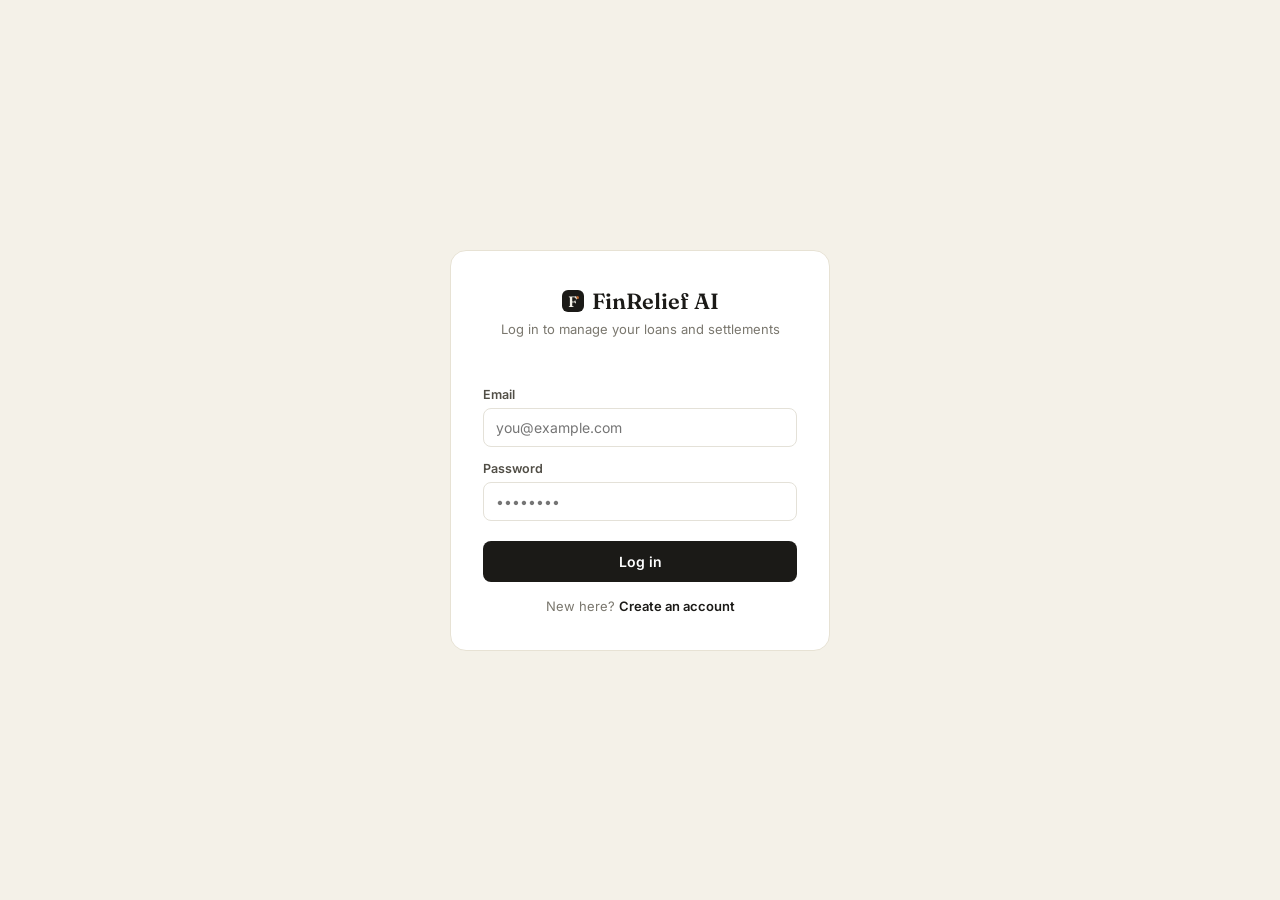
<file: templates/index.html>
<!DOCTYPE html>
<html lang="en">
<head>
<meta charset="UTF-8">
<meta name="viewport" content="width=device-width, initial-scale=1.0">
<title>FinRelief AI — Debt Settlement Assistant</title>
<meta name="description" content="FinRelief AI helps you assess your debt stress, compute One Time Settlement recommendations, and generate professional negotiation letters.">
<link rel="preconnect" href="https://fonts.googleapis.com">
<link href="https://fonts.googleapis.com/css2?family=Fraunces:opsz,wght@9..144,400;9..144,500;9..144,600&family=Inter:wght@400;500;600;700&display=swap" rel="stylesheet">
<link rel="stylesheet" href="/static/css/style.css">
</head>
<body>

<!-- ============ TOAST CONTAINER ============ -->
<div id="toastContainer"></div>

<!-- ============ AUTH SCREEN ============ -->
<div class="auth-wrap" id="authScreen">
  <div class="auth-card">
    <div class="auth-brand"><span class="mark"></span>FinRelief AI</div>
    <div class="auth-sub" id="authSub">Log in to manage your loans and settlements</div>
    <div class="auth-err" id="authErr"></div>
    <form id="authForm" data-form="auth">
      <div class="auth-field" id="nameFieldWrap" style="display:none;">
        <div class="field"><label>Full name</label><input type="text" id="authName" placeholder="Your name"></div>
      </div>
      <div class="auth-field">
        <div class="field"><label>Email</label><input type="email" id="authEmail" placeholder="you@example.com"></div>
      </div>
      <div class="auth-field">
        <div class="field"><label>Password</label><input type="password" id="authPassword" placeholder="••••••••"></div>
      </div>
      <button type="submit" id="authSubmitBtn" class="btn btn-primary" style="width:100%;justify-content:center;margin-top:6px;">Log in</button>
    </form>
    <div class="auth-toggle" id="authToggle">New here? <a data-action="toggleAuthMode">Create an account</a></div>
  </div>
</div>

<!-- ============ APP SHELL ============ -->
<div id="app" style="display:none;">
  <aside class="sidebar">
    <div>
      <div class="brand"><span class="mark"></span>FinRelief AI</div>
      <nav class="navlist">
        <a class="navitem" data-page="dashboard" data-action="navigate" data-arg="dashboard">
          <svg viewBox="0 0 24 24" fill="none" stroke="currentColor" stroke-width="1.8"><path d="M3 10.5 12 3l9 7.5"/><path d="M5 9.5V21h14V9.5"/></svg>
          Dashboard
        </a>
        <a class="navitem" data-page="loans" data-action="navigate" data-arg="loans">
          <svg viewBox="0 0 24 24" fill="none" stroke="currentColor" stroke-width="1.8"><rect x="3" y="6" width="18" height="13" rx="2"/><path d="M3 10h18"/></svg>
          Loans
        </a>
        <a class="navitem" data-page="settlement" data-action="navigate" data-arg="settlement">
          <svg viewBox="0 0 24 24" fill="none" stroke="currentColor" stroke-width="1.8"><path d="M12 3v18M8 7h6a3 3 0 0 1 0 6H9a3 3 0 0 0 0 6h7"/></svg>
          Settlement
        </a>
        <a class="navitem" data-page="letters" data-action="navigate" data-arg="letters">
          <svg viewBox="0 0 24 24" fill="none" stroke="currentColor" stroke-width="1.8"><rect x="4" y="4" width="16" height="16" rx="2"/><path d="M8 9h8M8 13h5"/></svg>
          Letters
        </a>
      </nav>
    </div>
    <div class="sidebar-foot">
      <div class="userchip" data-action="logout">
        <div class="avatar" id="userAvatar">K</div>
        <div>
          <div class="uname" id="userName">User</div>
          <div class="uemail">Log out</div>
        </div>
      </div>
    </div>
  </aside>

  <main class="content">

    <!-- ============ DASHBOARD ============ -->
    <section class="page" id="page-dashboard">
      <div class="page-head">
        <div><h1>Dashboard</h1><div class="page-sub">Your financial stress snapshot, computed from your active loans</div></div>
      </div>

      <div class="stat-grid">
        <div class="card stat-card">
          <div class="stat-label">DTI ratio</div>
          <div class="stat-value" id="dash-dti">—</div>
          <div class="stat-foot" id="dash-dti-foot"><span class="badge tight dot">—</span></div>
        </div>
        <div class="card stat-card">
          <div class="stat-label">Monthly surplus</div>
          <div class="stat-value" id="dash-surplus">—</div>
          <div class="stat-foot">After EMIs &amp; expenses</div>
        </div>
        <div class="card stat-card">
          <div class="stat-label">Debt stress score</div>
          <div class="stat-value" id="dash-stress">— / 100</div>
          <div class="stat-foot" id="dash-stress-foot"><span class="badge high dot">—</span></div>
        </div>
        <div class="card stat-card">
          <div class="stat-label">Active loans</div>
          <div class="stat-value" id="dash-loans">—</div>
          <div class="stat-foot" id="dash-loans-foot">—</div>
        </div>
      </div>

      <div class="grid-2" style="margin-bottom:22px;">
        <div class="card">
          <div class="section-title">Stress score trend</div>
          <div class="chart-legend">
            <span><i style="background:var(--ink);"></i>Debt stress score</span>
            <span><i style="background:var(--amber);"></i>Settlement %</span>
          </div>
          <div class="chart-wrap">
            <svg viewBox="0 0 560 190" width="100%" height="190" id="trendChart"></svg>
          </div>
          <div style="font-size:11.5px;color:var(--gray-500);margin-top:8px;font-style:italic;" id="chartNote"></div>
        </div>
        <div class="insight-card" id="insightCard">
          <div class="insight-eyebrow">What this means</div>
          <div class="insight-text" id="insightText">Loading your financial insight…</div>
          <div class="insight-action">
            <button class="btn btn-secondary" style="width:100%;justify-content:center;background:rgba(255,255,255,0.08);border-color:rgba(255,255,255,0.15);color:#fff;" data-action="goToSettlement">Review settlement options</button>
          </div>
        </div>
      </div>

      <div class="card">
        <div class="section-title">Recent settlement history</div>
        <table>
          <thead><tr><th>Date</th><th>Lender</th><th class="num">Settlement %</th><th>Source</th></tr></thead>
          <tbody id="historyTableBody"></tbody>
        </table>
      </div>
    </section>

    <!-- ============ LOANS ============ -->
    <section class="page" id="page-loans">
      <div class="page-head">
        <div><h1>Loans</h1><div class="page-sub">Every loan you've added, and how overdue each one is</div></div>
        <button class="headbtn" data-action="toggleAddLoanForm">+ Add loan</button>
      </div>

      <div class="card" id="addLoanCard" style="display:none;margin-bottom:20px;">
        <div class="section-title">Add a loan</div>
        <form data-form="addLoan">
          <div class="form-grid">
            <div class="field"><label>Lender name</label><input type="text" id="newLender" placeholder="e.g. HDFC Bank" required></div>
            <div class="field"><label>Loan type</label>
              <select id="newLoanType">
                <option>Personal loan</option><option>Credit card</option><option>Digital lending app</option><option>NBFC loan</option>
              </select>
            </div>
            <div class="field"><label>Outstanding amount</label><div class="prefix-input"><span>₹</span><input type="number" id="newAmount" placeholder="150000" required></div></div>
            <div class="field"><label>Monthly EMI</label><div class="prefix-input"><span>₹</span><input type="number" id="newEmi" placeholder="6500" required></div></div>
            <div class="field"><label>Overdue days</label><input type="number" id="newOverdue" placeholder="45" required min="0"></div>
            <div class="field"><label>Monthly income</label><div class="prefix-input"><span>₹</span><input type="number" id="newIncome" placeholder="35000" required></div></div>
          </div>
          <div class="actionbar" style="margin-top:18px;">
            <button type="button" class="btn btn-secondary" data-action="toggleAddLoanForm">Cancel</button>
            <button type="submit" id="addLoanBtn" class="btn btn-primary">Add loan</button>
          </div>
        </form>
      </div>

      <div class="card">
        <table>
          <thead><tr><th>Lender</th><th>Amount</th><th>EMI</th><th>Overdue</th><th>Status</th><th></th></tr></thead>
          <tbody id="loansTableBody"></tbody>
        </table>
      </div>
    </section>

    <!-- ============ SETTLEMENT ============ -->
    <section class="page" id="page-settlement">
      <div class="page-head">
        <div><h1>Settlement</h1><div class="page-sub" id="settlementSub">Select a loan to begin</div></div>
        <button class="headbtn" data-action="navigate" data-arg="loans">Change loan</button>
      </div>

      <div class="grid-2">
        <div class="card">
          <div class="section-title">Financial breakdown</div>
          <div class="breakdown-row">
            <div class="breakdown-label">DTI ratio</div>
            <div class="breakdown-val"><span class="breakdown-num" id="brk-dti">—</span><span class="badge" id="brk-dti-badge"></span></div>
          </div>
          <div class="breakdown-row">
            <div class="breakdown-label">Monthly surplus</div>
            <div class="breakdown-val"><span class="breakdown-num" id="brk-surplus">—</span><span class="badge" id="brk-surplus-badge"></span></div>
          </div>
          <div class="breakdown-row">
            <div class="breakdown-label">Debt stress score</div>
            <div class="breakdown-val"><span class="breakdown-num" id="brk-stress">—</span><span class="badge" id="brk-stress-badge"></span></div>
          </div>
          <div class="breakdown-row">
            <div class="breakdown-label">Overdue days</div>
            <div class="breakdown-val"><span class="breakdown-num" id="brk-overdue">—</span><span class="badge" id="brk-overdue-badge"></span></div>
          </div>

          <div class="slider-block">
            <div class="section-title" style="margin-top:6px;">Adjust and recalculate</div>
            <div class="slider-row">
              <div class="slider-row-head"><span>Monthly income</span><b id="lbl-income">₹0</b></div>
              <input type="range" id="sl-income" min="10000" max="150000" step="1000" data-recompute="1">
            </div>
            <div class="slider-row">
              <div class="slider-row-head"><span>Monthly EMI</span><b id="lbl-emi">₹0</b></div>
              <input type="range" id="sl-emi" min="1000" max="60000" step="500" data-recompute="1">
            </div>
            <div class="slider-row">
              <div class="slider-row-head"><span>Overdue days</span><b id="lbl-overdue">0</b></div>
              <input type="range" id="sl-overdue" min="0" max="270" step="5" data-recompute="1">
            </div>
            <div class="slider-note">Sliders preview a "what-if" scenario using the same formula as the backend. The official recommendation (right) is always computed by the server.</div>
          </div>
        </div>

        <div>
          <div class="rec-card">
            <div class="rec-eyebrow">Recommended settlement</div>
            <div class="rec-pct" id="rec-pct">—%</div>
            <div class="rec-amt" id="rec-amt">of ₹0 outstanding</div>
            <span class="rec-source" id="rec-source">Generated by: —</span>
            <div class="rec-mini"><span>Outstanding amount</span><span id="rec-outstanding">₹0</span></div>
            <div class="rec-mini"><span>Monthly EMI</span><span id="rec-emi">₹0</span></div>
            <div class="rec-mini"><span>Monthly income</span><span id="rec-income">₹0</span></div>
          </div>
        </div>
      </div>

      <div class="actionbar">
        <button class="btn btn-secondary" data-action="navigate" data-arg="loans">Back</button>
        <button class="btn btn-primary" id="genLetterBtn" data-action="generateLetterFromSettlement">Generate letter</button>
      </div>
    </section>

    <!-- ============ LETTERS ============ -->
    <section class="page" id="page-letters">
      <div class="page-head">
        <div><h1>Letters</h1><div class="page-sub">Negotiation letters for your One Time Settlement requests</div></div>
        <button class="headbtn" data-action="regenerateLetter" id="regenHeadBtn">Regenerate</button>
      </div>

      <div class="grid-2">
        <div>
          <div class="letter-toolbar">
            <button class="btn btn-secondary" data-action="regenerateLetter" id="regenBtn">↻ Regenerate</button>
            <button class="btn btn-secondary" data-action="copyLetter" id="copyBtn">Copy</button>
          </div>
          <div class="letter-paper" id="letterBody"></div>
        </div>
        <div class="card">
          <div class="section-title">Letter history</div>
          <div id="letterHistoryList"></div>
        </div>
      </div>
    </section>

  </main>
</div>

<script src="/static/js/app.js"></script>
</body>
</html>
</file>
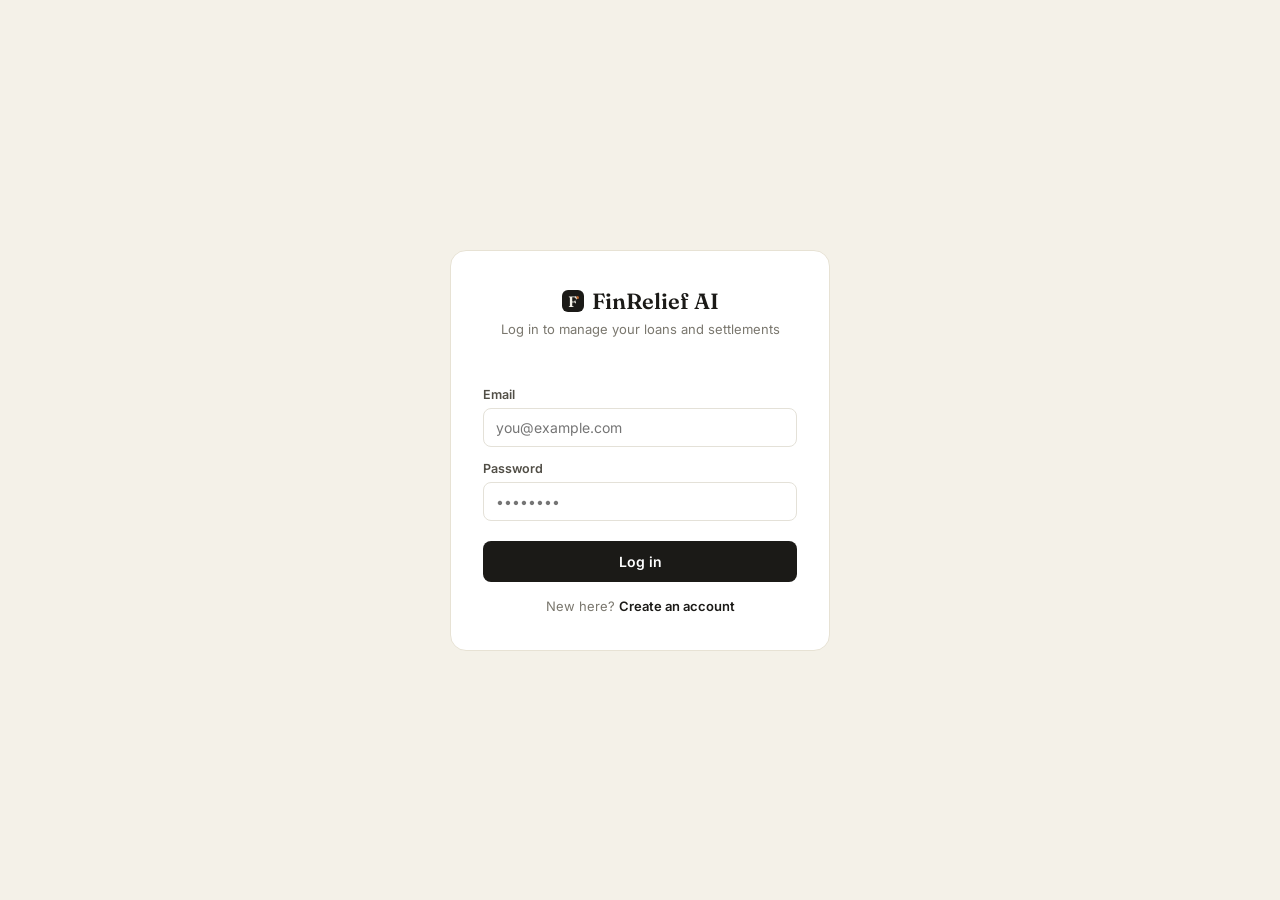
<file: finrelief-ai-prototype.html>
<!DOCTYPE html>
<html lang="en">
<head>
<meta charset="UTF-8">
<meta name="viewport" content="width=device-width, initial-scale=1.0">
<title>FinRelief AI — Debt Settlement Assistant</title>
<meta name="description" content="FinRelief AI helps you assess your debt stress, compute One Time Settlement recommendations, and generate professional negotiation letters.">
<link rel="preconnect" href="https://fonts.googleapis.com">
<link href="https://fonts.googleapis.com/css2?family=Fraunces:opsz,wght@9..144,400;9..144,500;9..144,600&family=Inter:wght@400;500;600;700&display=swap" rel="stylesheet">
<style>
  :root{
    --cream:#F4F1E8;
    --cream-line:#E7E2D4;
    --white:#FFFFFF;
    --ink:#1B1A17;
    --ink-soft:#514E46;
    --gray-500:#7A776E;
    --hairline:#E4E1D8;
    --amber:#B8622B;
    --amber-bg:#FBF0E6;
    --red:#B23A3A;
    --red-bg:#FBEBEB;
    --green:#3E6B4F;
    --green-bg:#EAF2EC;
    --blue:#2B5CB8;
    --blue-bg:#EBF0FB;
    --radius:12px;
    --radius-sm:8px;
  }
  *{box-sizing:border-box;}
  html,body{margin:0;padding:0;}
  body{
    font-family:'Inter',sans-serif;
    color:var(--ink);
    background:var(--white);
    -webkit-font-smoothing:antialiased;
  }
  .serif{font-family:'Fraunces',serif;}
  h1,h2,h3{font-family:'Fraunces',serif;font-weight:500;margin:0;}
  button{font-family:'Inter',sans-serif;cursor:pointer;}
  input,select{font-family:'Inter',sans-serif;}

  /* ---- App shell ---- */
  #app{display:flex;min-height:100vh;}
  .sidebar{
    width:248px;flex-shrink:0;
    background:var(--cream);border-right:1px solid var(--cream-line);
    padding:28px 20px;display:flex;flex-direction:column;justify-content:space-between;
    position:sticky;top:0;height:100vh;
  }
  .brand{
    display:flex;align-items:center;gap:8px;
    font-family:'Fraunces',serif;font-size:20px;font-weight:600;
    padding:0 6px 8px 6px;margin-bottom:28px;
  }
  .mark{
    width:26px;height:26px;border-radius:7px;background:var(--ink);
    display:inline-flex;align-items:center;justify-content:center;
    flex-shrink:0;position:relative;
  }
  .mark::after{
    content:'F';font-family:'Fraunces',serif;font-weight:600;font-size:15px;
    color:var(--cream);line-height:1;transform:translate(-0.5px,0.5px);
  }
  .mark::before{
    content:'';position:absolute;top:6px;right:5px;
    width:3px;height:3px;border-radius:50%;background:var(--amber);
  }
  .brand .mark{width:22px;height:22px;border-radius:6px;}
  .brand .mark::after{font-size:13px;}
  .brand .mark::before{top:4.5px;right:4px;width:2.5px;height:2.5px;}
  nav.navlist{display:flex;flex-direction:column;gap:2px;}
  .navitem{
    display:flex;align-items:center;gap:10px;
    padding:10px 12px;border-radius:var(--radius-sm);
    color:var(--ink-soft);font-size:14.5px;font-weight:500;
    text-decoration:none;border:1px solid transparent;
    transition:background .12s ease,color .12s ease;cursor:pointer;
  }
  .navitem svg{width:17px;height:17px;flex-shrink:0;opacity:.75;}
  .navitem:hover{background:rgba(0,0,0,0.035);}
  .navitem.active{background:var(--white);color:var(--ink);border-color:var(--cream-line);}
  .navitem.active svg{opacity:1;}
  .sidebar-foot{border-top:1px solid var(--cream-line);padding-top:14px;}
  .userchip{display:flex;align-items:center;gap:10px;padding:6px;border-radius:var(--radius-sm);}
  .userchip:hover{background:rgba(0,0,0,0.035);cursor:pointer;}
  .avatar{width:30px;height:30px;border-radius:50%;background:var(--ink);color:#fff;display:flex;align-items:center;justify-content:center;font-size:12.5px;font-weight:600;flex-shrink:0;}
  .userchip .uname{font-size:13.5px;font-weight:600;}
  .userchip .uemail{font-size:11.5px;color:var(--gray-500);}

  main.content{flex:1;min-width:0;padding:36px 44px;}
  .page{display:none;}
  .page.active{display:block;animation:fade .18s ease;}
  @keyframes fade{from{opacity:0;transform:translateY(4px);}to{opacity:1;transform:translateY(0);}}

  .page-head{
    display:flex;align-items:baseline;justify-content:space-between;
    padding-bottom:18px;border-bottom:1px solid var(--hairline);margin-bottom:28px;
  }
  .page-head h1{font-size:32px;}
  .page-sub{color:var(--gray-500);font-size:13.5px;margin-top:6px;}
  .headbtn{
    background:transparent;border:1px solid var(--hairline);
    padding:9px 16px;border-radius:var(--radius-sm);font-size:13.5px;font-weight:500;
    color:var(--ink-soft);
  }
  .headbtn:hover{border-color:var(--ink);color:var(--ink);}

  /* ---- Cards ---- */
  .card{background:var(--white);border:1px solid var(--hairline);border-radius:var(--radius);padding:20px;}
  .stat-grid{display:grid;grid-template-columns:repeat(4,1fr);gap:14px;margin-bottom:22px;}
  .stat-card{padding:18px 18px 16px;}
  .stat-label{font-size:12px;color:var(--gray-500);text-transform:uppercase;letter-spacing:.04em;font-weight:600;margin-bottom:10px;}
  .stat-value{font-family:'Fraunces',serif;font-size:26px;font-weight:500;}
  .stat-foot{font-size:12px;color:var(--gray-500);margin-top:6px;}
  .badge{
    display:inline-flex;align-items:center;gap:5px;
    font-size:11.5px;font-weight:600;padding:3px 9px;border-radius:99px;
  }
  .badge.healthy{background:var(--green-bg);color:var(--green);}
  .badge.tight{background:var(--amber-bg);color:var(--amber);}
  .badge.high{background:var(--red-bg);color:var(--red);}
  .badge.ai{background:var(--blue-bg);color:var(--blue);}
  .badge.dot::before{content:'';width:6px;height:6px;border-radius:50%;background:currentColor;}

  .section-title{font-size:15px;font-weight:600;margin-bottom:12px;font-family:'Inter',sans-serif;}

  table{width:100%;border-collapse:collapse;font-size:13.5px;}
  th{text-align:left;font-size:11.5px;text-transform:uppercase;letter-spacing:.04em;color:var(--gray-500);font-weight:600;padding:0 14px 10px;border-bottom:1px solid var(--hairline);}
  td{padding:13px 14px;border-bottom:1px solid var(--hairline);}
  tr:last-child td{border-bottom:none;}
  tbody tr:hover{background:rgba(0,0,0,0.015);}
  .num{text-align:right;font-variant-numeric:tabular-nums;}

  .grid-2{display:grid;grid-template-columns:1.5fr 1fr;gap:20px;align-items:start;}

  /* ---- Buttons ---- */
  .btn{
    padding:11px 20px;border-radius:var(--radius-sm);font-size:14px;font-weight:600;
    border:1px solid transparent;display:inline-flex;align-items:center;gap:8px;transition:opacity .1s ease;
  }
  .btn-primary{background:var(--ink);color:#fff;}
  .btn-primary:hover{background:#000;}
  .btn-secondary{background:transparent;border:1px solid var(--hairline);color:var(--ink-soft);}
  .btn-secondary:hover{border-color:var(--ink);color:var(--ink);}
  .btn-danger{background:transparent;border:1px solid var(--hairline);color:var(--red);}
  .btn-danger:hover{background:var(--red-bg);border-color:var(--red);}
  .btn:disabled{opacity:.45;cursor:not-allowed;}
  .btn-icon{padding:7px 10px;border-radius:var(--radius-sm);border:1px solid var(--hairline);background:transparent;color:var(--gray-500);display:inline-flex;align-items:center;gap:4px;font-size:13px;font-weight:500;}
  .btn-icon:hover{border-color:var(--red);color:var(--red);}
  .btn-icon.edit:hover{border-color:var(--ink);color:var(--ink);}

  .actionbar{display:flex;justify-content:space-between;margin-top:24px;padding-top:18px;border-top:1px solid var(--hairline);}

  /* ---- Forms ---- */
  .form-grid{display:grid;grid-template-columns:1fr 1fr;gap:16px;}
  .field{display:flex;flex-direction:column;gap:6px;}
  .field label{font-size:12.5px;font-weight:600;color:var(--ink-soft);}
  .field input,.field select{padding:10px 12px;border:1px solid var(--hairline);border-radius:var(--radius-sm);font-size:14px;color:var(--ink);background:var(--white);}
  .field input:focus,.field select:focus{outline:2px solid var(--ink);outline-offset:1px;}
  .prefix-input{position:relative;}
  .prefix-input span{position:absolute;left:12px;top:50%;transform:translateY(-50%);color:var(--gray-500);font-size:14px;}
  .prefix-input input{padding-left:26px;}

  /* ---- Settlement page ---- */
  .breakdown-row{display:flex;justify-content:space-between;align-items:center;padding:14px 0;border-bottom:1px solid var(--hairline);}
  .breakdown-row:last-child{border-bottom:none;}
  .breakdown-label{font-size:13.5px;color:var(--ink-soft);}
  .breakdown-val{display:flex;align-items:center;gap:10px;}
  .breakdown-num{font-family:'Fraunces',serif;font-size:17px;}

  .rec-card{background:var(--ink);color:#fff;border-radius:var(--radius);padding:22px;}
  .rec-eyebrow{font-size:11px;text-transform:uppercase;letter-spacing:.05em;color:#B9B6AC;font-weight:600;margin-bottom:6px;}
  .rec-pct{font-family:'Fraunces',serif;font-size:44px;font-weight:500;line-height:1;}
  .rec-amt{font-size:14px;color:#D8D5CB;margin-top:4px;}
  .rec-source{display:inline-flex;align-items:center;gap:6px;margin-top:14px;font-size:11.5px;padding:4px 10px;border-radius:99px;background:rgba(255,255,255,0.12);}
  .rec-source.ai-source{background:rgba(100,160,255,0.2);color:#a8c8ff;}
  .rec-mini{display:flex;justify-content:space-between;font-size:13px;color:#CFCCC2;padding:8px 0;border-top:1px solid rgba(255,255,255,0.12);margin-top:14px;}
  .rec-mini + .rec-mini{border-top:none;padding-top:0;}

  .slider-block{margin-top:22px;}
  .slider-row{margin-bottom:16px;}
  .slider-row-head{display:flex;justify-content:space-between;font-size:13px;margin-bottom:6px;}
  .slider-row-head b{font-family:'Fraunces',serif;font-weight:500;font-size:14.5px;}
  input[type=range]{width:100%;accent-color:var(--ink);height:4px;}
  .slider-note{font-size:11.5px;color:var(--gray-500);margin-top:16px;font-style:italic;}

  /* ---- Letters ---- */
  .letter-paper{
    background:var(--white);border:1px solid var(--hairline);border-radius:var(--radius);
    padding:40px 44px;font-size:14px;line-height:1.75;color:#2A2822;
    white-space:pre-wrap;font-family:'Inter',sans-serif;
  }
  .letter-toolbar{display:flex;gap:10px;margin-bottom:16px;}
  .history-item{
    display:flex;justify-content:space-between;align-items:center;
    padding:12px 8px;border-bottom:1px solid var(--hairline);font-size:13.5px;
    cursor:pointer;border-radius:var(--radius-sm);transition:background .1s;
  }
  .history-item:last-child{border-bottom:none;}
  .history-item:hover{background:rgba(0,0,0,0.02);}
  .history-item.active-letter{background:var(--cream);border-left:3px solid var(--amber);padding-left:12px;}
  .history-item .hl-lender{font-weight:600;}
  .history-item .hl-meta{color:var(--gray-500);font-size:12px;margin-top:2px;}

  /* ---- Auth ---- */
  .auth-wrap{min-height:100vh;display:flex;align-items:center;justify-content:center;background:var(--cream);}
  .auth-card{width:380px;background:var(--white);border:1px solid var(--cream-line);border-radius:16px;padding:36px 32px;}
  .auth-brand{display:flex;align-items:center;gap:8px;justify-content:center;margin-bottom:6px;font-family:'Fraunces',serif;font-size:22px;font-weight:600;}
  .auth-brand .mark{width:22px;height:22px;border-radius:6px;background:var(--ink);}
  .auth-sub{text-align:center;color:var(--gray-500);font-size:13px;margin-bottom:24px;}
  .auth-field{margin-bottom:14px;}
  .auth-toggle{text-align:center;font-size:13px;color:var(--gray-500);margin-top:16px;}
  .auth-toggle a{color:var(--ink);font-weight:600;text-decoration:none;cursor:pointer;}
  .auth-err{font-size:12.5px;color:var(--red);margin-bottom:10px;min-height:16px;}

  /* ---- Chart ---- */
  .chart-wrap{margin-top:6px;}
  .chart-legend{display:flex;gap:16px;font-size:12px;color:var(--gray-500);margin-bottom:10px;}
  .chart-legend span{display:inline-flex;align-items:center;gap:5px;}
  .chart-legend i{width:8px;height:8px;border-radius:2px;display:inline-block;}

  .empty-state{padding:40px 20px;text-align:center;color:var(--gray-500);font-size:13.5px;}

  .loan-name-cell{display:flex;flex-direction:column;}
  .loan-name-cell b{font-size:14px;}
  .loan-name-cell span{font-size:11.5px;color:var(--gray-500);}

  .clickable-row{cursor:pointer;}
  .action-cell{display:flex;gap:6px;justify-content:flex-end;}

  /* ---- Inline edit form ---- */
  .edit-row td{padding:0 !important;border-bottom:1px solid var(--hairline);}
  .edit-form{padding:16px 14px;background:var(--cream);display:grid;grid-template-columns:repeat(6,1fr);gap:10px;align-items:end;}
  .edit-form .field label{font-size:11px;}
  .edit-form .field input,.edit-form .field select{padding:7px 10px;font-size:13px;}
  .edit-form-actions{display:flex;gap:8px;align-items:center;padding-top:2px;}

  /* ---- Toast notifications ---- */
  #toastContainer{
    position:fixed;bottom:24px;right:24px;z-index:9999;
    display:flex;flex-direction:column;gap:10px;pointer-events:none;
  }
  .toast{
    background:var(--ink);color:#fff;padding:13px 18px;border-radius:10px;
    font-size:13.5px;font-weight:500;pointer-events:all;
    display:flex;align-items:center;gap:10px;
    animation:toastIn .22s ease;max-width:320px;line-height:1.4;
    box-shadow:0 4px 20px rgba(0,0,0,0.25);
  }
  .toast.success{background:var(--green);}
  .toast.error{background:var(--red);}
  .toast.warning{background:var(--amber);}
  @keyframes toastIn{from{opacity:0;transform:translateY(8px);}to{opacity:1;transform:translateY(0);}}
  @keyframes toastOut{from{opacity:1;transform:translateY(0);}to{opacity:0;transform:translateY(8px);}}
  .toast.hiding{animation:toastOut .2s ease forwards;}

  /* ---- Loading spinner ---- */
  .spinner{display:inline-block;width:14px;height:14px;border:2px solid rgba(255,255,255,0.4);border-top-color:#fff;border-radius:50%;animation:spin .7s linear infinite;}
  .spinner.dark{border-color:rgba(0,0,0,0.15);border-top-color:var(--ink);}
  @keyframes spin{to{transform:rotate(360deg);}}

  /* ---- Insight card ---- */
  .insight-card{background:var(--ink);color:#fff;border-radius:var(--radius);padding:18px 20px;}
  .insight-eyebrow{font-size:11px;text-transform:uppercase;letter-spacing:.05em;color:#B9B6AC;font-weight:600;margin-bottom:8px;}
  .insight-text{font-size:13px;line-height:1.65;color:#D8D5CB;}
  .insight-action{margin-top:14px;}
</style>
</head>
<body>

<!-- ============ TOAST CONTAINER ============ -->
<div id="toastContainer"></div>

<!-- ============ AUTH SCREEN ============ -->
<div class="auth-wrap" id="authScreen">
  <div class="auth-card">
    <div class="auth-brand"><span class="mark"></span>FinRelief AI</div>
    <div class="auth-sub" id="authSub">Log in to manage your loans and settlements</div>
    <div class="auth-err" id="authErr"></div>
    <form id="authForm" data-form="auth">
      <div class="auth-field" id="nameFieldWrap" style="display:none;">
        <div class="field"><label>Full name</label><input type="text" id="authName" placeholder="Your name"></div>
      </div>
      <div class="auth-field">
        <div class="field"><label>Email</label><input type="email" id="authEmail" placeholder="you@example.com"></div>
      </div>
      <div class="auth-field">
        <div class="field"><label>Password</label><input type="password" id="authPassword" placeholder="••••••••"></div>
      </div>
      <button type="submit" id="authSubmitBtn" class="btn btn-primary" style="width:100%;justify-content:center;margin-top:6px;">Log in</button>
    </form>
    <div class="auth-toggle" id="authToggle">New here? <a data-action="toggleAuthMode">Create an account</a></div>
  </div>
</div>

<!-- ============ APP SHELL ============ -->
<div id="app" style="display:none;">
  <aside class="sidebar">
    <div>
      <div class="brand"><span class="mark"></span>FinRelief AI</div>
      <nav class="navlist">
        <a class="navitem" data-page="dashboard" data-action="navigate" data-arg="dashboard">
          <svg viewBox="0 0 24 24" fill="none" stroke="currentColor" stroke-width="1.8"><path d="M3 10.5 12 3l9 7.5"/><path d="M5 9.5V21h14V9.5"/></svg>
          Dashboard
        </a>
        <a class="navitem" data-page="loans" data-action="navigate" data-arg="loans">
          <svg viewBox="0 0 24 24" fill="none" stroke="currentColor" stroke-width="1.8"><rect x="3" y="6" width="18" height="13" rx="2"/><path d="M3 10h18"/></svg>
          Loans
        </a>
        <a class="navitem" data-page="settlement" data-action="navigate" data-arg="settlement">
          <svg viewBox="0 0 24 24" fill="none" stroke="currentColor" stroke-width="1.8"><path d="M12 3v18M8 7h6a3 3 0 0 1 0 6H9a3 3 0 0 0 0 6h7"/></svg>
          Settlement
        </a>
        <a class="navitem" data-page="letters" data-action="navigate" data-arg="letters">
          <svg viewBox="0 0 24 24" fill="none" stroke="currentColor" stroke-width="1.8"><rect x="4" y="4" width="16" height="16" rx="2"/><path d="M8 9h8M8 13h5"/></svg>
          Letters
        </a>
      </nav>
    </div>
    <div class="sidebar-foot">
      <div class="userchip" data-action="logout">
        <div class="avatar" id="userAvatar">K</div>
        <div>
          <div class="uname" id="userName">User</div>
          <div class="uemail">Log out</div>
        </div>
      </div>
    </div>
  </aside>

  <main class="content">

    <!-- ============ DASHBOARD ============ -->
    <section class="page" id="page-dashboard">
      <div class="page-head">
        <div><h1>Dashboard</h1><div class="page-sub">Your financial stress snapshot, computed from your active loans</div></div>
      </div>

      <div class="stat-grid">
        <div class="card stat-card">
          <div class="stat-label">DTI ratio</div>
          <div class="stat-value" id="dash-dti">—</div>
          <div class="stat-foot" id="dash-dti-foot"><span class="badge tight dot">—</span></div>
        </div>
        <div class="card stat-card">
          <div class="stat-label">Monthly surplus</div>
          <div class="stat-value" id="dash-surplus">—</div>
          <div class="stat-foot">After EMIs &amp; expenses</div>
        </div>
        <div class="card stat-card">
          <div class="stat-label">Debt stress score</div>
          <div class="stat-value" id="dash-stress">— / 100</div>
          <div class="stat-foot" id="dash-stress-foot"><span class="badge high dot">—</span></div>
        </div>
        <div class="card stat-card">
          <div class="stat-label">Active loans</div>
          <div class="stat-value" id="dash-loans">—</div>
          <div class="stat-foot" id="dash-loans-foot">—</div>
        </div>
      </div>

      <div class="grid-2" style="margin-bottom:22px;">
        <div class="card">
          <div class="section-title">Stress score trend</div>
          <div class="chart-legend">
            <span><i style="background:var(--ink);"></i>Debt stress score</span>
            <span><i style="background:var(--amber);"></i>Settlement %</span>
          </div>
          <div class="chart-wrap">
            <svg viewBox="0 0 560 190" width="100%" height="190" id="trendChart"></svg>
          </div>
          <div style="font-size:11.5px;color:var(--gray-500);margin-top:8px;font-style:italic;" id="chartNote"></div>
        </div>
        <div class="insight-card" id="insightCard">
          <div class="insight-eyebrow">What this means</div>
          <div class="insight-text" id="insightText">Loading your financial insight…</div>
          <div class="insight-action">
            <button class="btn btn-secondary" style="width:100%;justify-content:center;background:rgba(255,255,255,0.08);border-color:rgba(255,255,255,0.15);color:#fff;" data-action="goToSettlement">Review settlement options</button>
          </div>
        </div>
      </div>

      <div class="card">
        <div class="section-title">Recent settlement history</div>
        <table>
          <thead><tr><th>Date</th><th>Lender</th><th class="num">Settlement %</th><th>Source</th></tr></thead>
          <tbody id="historyTableBody"></tbody>
        </table>
      </div>
    </section>

    <!-- ============ LOANS ============ -->
    <section class="page" id="page-loans">
      <div class="page-head">
        <div><h1>Loans</h1><div class="page-sub">Every loan you've added, and how overdue each one is</div></div>
        <button class="headbtn" data-action="toggleAddLoanForm">+ Add loan</button>
      </div>

      <div class="card" id="addLoanCard" style="display:none;margin-bottom:20px;">
        <div class="section-title">Add a loan</div>
        <form data-form="addLoan">
          <div class="form-grid">
            <div class="field"><label>Lender name</label><input type="text" id="newLender" placeholder="e.g. HDFC Bank" required></div>
            <div class="field"><label>Loan type</label>
              <select id="newLoanType">
                <option>Personal loan</option><option>Credit card</option><option>Digital lending app</option><option>NBFC loan</option>
              </select>
            </div>
            <div class="field"><label>Outstanding amount</label><div class="prefix-input"><span>₹</span><input type="number" id="newAmount" placeholder="150000" required></div></div>
            <div class="field"><label>Monthly EMI</label><div class="prefix-input"><span>₹</span><input type="number" id="newEmi" placeholder="6500" required></div></div>
            <div class="field"><label>Overdue days</label><input type="number" id="newOverdue" placeholder="45" required min="0"></div>
            <div class="field"><label>Monthly income</label><div class="prefix-input"><span>₹</span><input type="number" id="newIncome" placeholder="35000" required></div></div>
          </div>
          <div class="actionbar" style="margin-top:18px;">
            <button type="button" class="btn btn-secondary" data-action="toggleAddLoanForm">Cancel</button>
            <button type="submit" id="addLoanBtn" class="btn btn-primary">Add loan</button>
          </div>
        </form>
      </div>

      <div class="card">
        <table>
          <thead><tr><th>Lender</th><th>Amount</th><th>EMI</th><th>Overdue</th><th>Status</th><th></th></tr></thead>
          <tbody id="loansTableBody"></tbody>
        </table>
      </div>
    </section>

    <!-- ============ SETTLEMENT ============ -->
    <section class="page" id="page-settlement">
      <div class="page-head">
        <div><h1>Settlement</h1><div class="page-sub" id="settlementSub">Select a loan to begin</div></div>
        <button class="headbtn" data-action="navigate" data-arg="loans">Change loan</button>
      </div>

      <div class="grid-2">
        <div class="card">
          <div class="section-title">Financial breakdown</div>
          <div class="breakdown-row">
            <div class="breakdown-label">DTI ratio</div>
            <div class="breakdown-val"><span class="breakdown-num" id="brk-dti">—</span><span class="badge" id="brk-dti-badge"></span></div>
          </div>
          <div class="breakdown-row">
            <div class="breakdown-label">Monthly surplus</div>
            <div class="breakdown-val"><span class="breakdown-num" id="brk-surplus">—</span><span class="badge" id="brk-surplus-badge"></span></div>
          </div>
          <div class="breakdown-row">
            <div class="breakdown-label">Debt stress score</div>
            <div class="breakdown-val"><span class="breakdown-num" id="brk-stress">—</span><span class="badge" id="brk-stress-badge"></span></div>
          </div>
          <div class="breakdown-row">
            <div class="breakdown-label">Overdue days</div>
            <div class="breakdown-val"><span class="breakdown-num" id="brk-overdue">—</span><span class="badge" id="brk-overdue-badge"></span></div>
          </div>

          <div class="slider-block">
            <div class="section-title" style="margin-top:6px;">Adjust and recalculate</div>
            <div class="slider-row">
              <div class="slider-row-head"><span>Monthly income</span><b id="lbl-income">₹0</b></div>
              <input type="range" id="sl-income" min="10000" max="150000" step="1000" data-recompute="1">
            </div>
            <div class="slider-row">
              <div class="slider-row-head"><span>Monthly EMI</span><b id="lbl-emi">₹0</b></div>
              <input type="range" id="sl-emi" min="1000" max="60000" step="500" data-recompute="1">
            </div>
            <div class="slider-row">
              <div class="slider-row-head"><span>Overdue days</span><b id="lbl-overdue">0</b></div>
              <input type="range" id="sl-overdue" min="0" max="270" step="5" data-recompute="1">
            </div>
            <div class="slider-note">Sliders preview a "what-if" scenario using the same formula as the backend. The official recommendation (right) is always computed by the server.</div>
          </div>
        </div>

        <div>
          <div class="rec-card">
            <div class="rec-eyebrow">Recommended settlement</div>
            <div class="rec-pct" id="rec-pct">—%</div>
            <div class="rec-amt" id="rec-amt">of ₹0 outstanding</div>
            <span class="rec-source" id="rec-source">Generated by: —</span>
            <div class="rec-mini"><span>Outstanding amount</span><span id="rec-outstanding">₹0</span></div>
            <div class="rec-mini"><span>Monthly EMI</span><span id="rec-emi">₹0</span></div>
            <div class="rec-mini"><span>Monthly income</span><span id="rec-income">₹0</span></div>
          </div>
        </div>
      </div>

      <div class="actionbar">
        <button class="btn btn-secondary" data-action="navigate" data-arg="loans">Back</button>
        <button class="btn btn-primary" id="genLetterBtn" data-action="generateLetterFromSettlement">Generate letter</button>
      </div>
    </section>

    <!-- ============ LETTERS ============ -->
    <section class="page" id="page-letters">
      <div class="page-head">
        <div><h1>Letters</h1><div class="page-sub">Negotiation letters for your One Time Settlement requests</div></div>
        <button class="headbtn" data-action="regenerateLetter" id="regenHeadBtn">Regenerate</button>
      </div>

      <div class="grid-2">
        <div>
          <div class="letter-toolbar">
            <button class="btn btn-secondary" data-action="regenerateLetter" id="regenBtn">↻ Regenerate</button>
            <button class="btn btn-secondary" data-action="copyLetter" id="copyBtn">Copy</button>
          </div>
          <div class="letter-paper" id="letterBody"></div>
        </div>
        <div class="card">
          <div class="section-title">Letter history</div>
          <div id="letterHistoryList"></div>
        </div>
      </div>
    </section>

  </main>
</div>

<script>
/* ================================================================
   FinRelief AI — Frontend v2
   Talks to the FastAPI backend at API_BASE.
   Change API_BASE if your server is not on localhost:8000.
================================================================ */
const API_BASE = 'http://localhost:8000';

let currentUser = null;
let authToken = null;
let authMode = 'login';
let loans = [];
let letterHistoryData = [];
let activeLoanId = null;
let currentLetter = '';
let currentLetterId = null;
let currentSettlement = null;

/* ---- Formatters ---- */
function inr(n){ return '₹' + Math.round(n).toLocaleString('en-IN'); }
function pct(n){ return Math.round(n) + '%'; }
function fmtDate(iso){ return new Date(iso).toLocaleDateString('en-IN', {day:'2-digit', month:'short', year:'numeric'}); }

/* ================================================================
   Toast notifications
================================================================ */
function toast(msg, type='info', duration=3500){
  const c = document.getElementById('toastContainer');
  const el = document.createElement('div');
  el.className = 'toast' + (type !== 'info' ? ' ' + type : '');
  const icon = type === 'success' ? '✓' : type === 'error' ? '✕' : type === 'warning' ? '⚠' : 'ℹ';
  el.innerHTML = `<span style="font-size:15px;">${icon}</span><span>${msg}</span>`;
  c.appendChild(el);
  setTimeout(() => {
    el.classList.add('hiding');
    setTimeout(() => el.remove(), 220);
  }, duration);
}

/* ================================================================
   API helper
================================================================ */
async function api(path, options = {}){
  const headers = Object.assign({ 'Content-Type': 'application/json' }, options.headers || {});
  if (authToken) headers['Authorization'] = 'Bearer ' + authToken;
  let res;
  try {
    res = await fetch(API_BASE + path, Object.assign({}, options, { headers }));
  } catch (err) {
    throw new Error('Could not reach the backend at ' + API_BASE + '. Is uvicorn running? (uvicorn main:app --port 8000)');
  }
  if (!res.ok) {
    let detail = res.statusText;
    try {
      const body = await res.json();
      if (body.detail) detail = typeof body.detail === 'string' ? body.detail : JSON.stringify(body.detail);
    } catch(e){}
    throw new Error(detail);
  }
  if (res.status === 204) return null;
  return res.json();
}

/* ================================================================
   Auth
================================================================ */
function toggleAuthMode(){
  authMode = authMode === 'login' ? 'register' : 'login';
  document.getElementById('nameFieldWrap').style.display = authMode === 'register' ? 'block' : 'none';
  document.getElementById('authSub').textContent = authMode === 'register'
    ? 'Create an account to start tracking your loans'
    : 'Log in to manage your loans and settlements';
  document.getElementById('authSubmitBtn').textContent = authMode === 'register' ? 'Create account' : 'Log in';
  document.getElementById('authToggle').innerHTML = authMode === 'register'
    ? 'Already have an account? <a data-action="toggleAuthMode">Log in</a>'
    : 'New here? <a data-action="toggleAuthMode">Create an account</a>';
  document.getElementById('authErr').textContent = '';
}

async function handleAuth(e){
  e.preventDefault();
  const email = document.getElementById('authEmail').value.trim();
  const password = document.getElementById('authPassword').value;
  const name = document.getElementById('authName').value.trim();
  const errEl = document.getElementById('authErr');
  const submitBtn = document.getElementById('authSubmitBtn');
  errEl.textContent = '';

  if (!email || !password || (authMode === 'register' && !name)) {
    errEl.textContent = 'Please fill in all fields.';
    return false;
  }

  submitBtn.disabled = true;
  const originalLabel = submitBtn.textContent;
  submitBtn.innerHTML = '<span class="spinner"></span>' + (authMode === 'register' ? 'Creating…' : 'Logging in…');

  try {
    const path = authMode === 'register' ? '/auth/register' : '/auth/login';
    const body = authMode === 'register' ? { name, email, password } : { email, password };
    const data = await api(path, { method: 'POST', body: JSON.stringify(body) });

    authToken = data.access_token;
    currentUser = data.user;

    document.getElementById('userName').textContent = currentUser.name;
    document.getElementById('userAvatar').textContent = currentUser.name.split(' ').map(w=>w[0]).slice(0,2).join('').toUpperCase();

    document.getElementById('authScreen').style.display = 'none';
    document.getElementById('app').style.display = 'flex';
    toast('Welcome back, ' + currentUser.name + '!', 'success');
    await navigate('dashboard');
  } catch (err) {
    errEl.textContent = err.message;
  } finally {
    submitBtn.disabled = false;
    submitBtn.textContent = originalLabel;
  }
  return false;
}

function logout(){
  authToken = null; currentUser = null;
  loans = []; letterHistoryData = [];
  activeLoanId = null; currentLetter = ''; currentLetterId = null;
  document.getElementById('app').style.display = 'none';
  document.getElementById('authScreen').style.display = 'flex';
  document.getElementById('authErr').textContent = '';
  document.getElementById('authEmail').value = '';
  document.getElementById('authPassword').value = '';
}

/* ================================================================
   Navigation
================================================================ */
async function navigate(pageId){
  document.querySelectorAll('.page').forEach(p=>p.classList.remove('active'));
  document.querySelectorAll('.navitem').forEach(n=>n.classList.remove('active'));
  document.getElementById('page-' + pageId).classList.add('active');
  document.querySelector('.navitem[data-page="' + pageId + '"]').classList.add('active');

  try {
    if(pageId === 'dashboard') await renderDashboard();
    if(pageId === 'loans')     await renderLoansTable();
    if(pageId === 'settlement') await renderSettlement();
    if(pageId === 'letters')   await renderLettersPage();
  } catch (err) {
    if (err.message && err.message.includes('Could not validate credentials')) {
      logout();
    } else {
      toast(err.message, 'error');
    }
  }
}

/* ================================================================
   Dashboard
================================================================ */
async function renderDashboard(){
  await loadLoans();
  const [dashData, letters] = await Promise.all([
    api('/dashboard'),
    api('/letters'),
  ]);
  letterHistoryData = letters;

  // Stat cards
  const dtiSt = statusFor('dti', dashData.avg_dti);
  const strSt = statusFor('stress', dashData.overall_stress);
  document.getElementById('dash-dti').textContent = pct(dashData.avg_dti);
  document.getElementById('dash-dti-foot').innerHTML = `<span class="badge ${dtiSt.cls} dot">${dtiSt.label}</span>`;
  document.getElementById('dash-surplus').textContent = inr(dashData.monthly_surplus);
  document.getElementById('dash-stress').textContent = Math.round(dashData.overall_stress) + ' / 100';
  document.getElementById('dash-stress-foot').innerHTML = `<span class="badge ${strSt.cls} dot">${strSt.label}</span>`;
  document.getElementById('dash-loans').textContent = dashData.loan_count;
  document.getElementById('dash-loans-foot').textContent = dashData.loan_count === 0 ? 'No loans yet' : 'Total debt: ' + inr(dashData.total_debt);

  // Insight text
  updateInsight(dashData);

  // Settlement history table
  const tbody = document.getElementById('historyTableBody');
  if(letters.length === 0){
    tbody.innerHTML = '<tr><td colspan="4"><div class="empty-state">No settlements yet. Review a loan to get a recommendation.</div></td></tr>';
  } else {
    tbody.innerHTML = letters.slice(0,6).map(l => `
      <tr>
        <td>${fmtDate(l.created_at)}</td>
        <td>${l.lender}</td>
        <td class="num">${Math.round(l.settlement_pct)}%</td>
        <td><span class="badge ${l.source === 'AI' ? 'ai' : 'tight'}">${l.source}</span></td>
      </tr>
    `).join('');
  }

  // Trend chart
  await drawTrendChart();
}

function updateInsight(dash){
  const el = document.getElementById('insightText');
  if (dash.loan_count === 0) {
    el.textContent = 'You have no loans on record yet. Add your first loan to start tracking your debt stress score and get personalised settlement recommendations.';
    return;
  }
  const stress = dash.overall_stress;
  const dti = dash.avg_dti;
  const surplus = dash.monthly_surplus;
  let msg = '';
  if (stress >= 65) {
    msg = `Your average debt stress score of ${Math.round(stress)}/100 is high — driven by a ${pct(dti)} debt-to-income ratio and ${inr(surplus)} monthly surplus. Initiating a One Time Settlement now could significantly reduce your total repayment burden.`;
  } else if (stress >= 40) {
    msg = `Your debt stress is moderate at ${Math.round(stress)}/100. With a ${pct(dti)} DTI and ${inr(surplus)} left after EMIs, you have some breathing room — but it's worth reviewing settlement options before overdue days increase.`;
  } else {
    msg = `Your financial position looks manageable — stress score ${Math.round(stress)}/100 and ${pct(dti)} DTI. Keep monitoring as overdue days increase your settlement leverage window.`;
  }
  el.textContent = msg;
}

async function drawTrendChart(){
  const svg = document.getElementById('trendChart');
  const noteEl = document.getElementById('chartNote');
  let stress, settle, labels, isReal = false;

  try {
    const snaps = await api('/snapshots?limit=30');
    if (snaps && snaps.length >= 2) {
      stress = snaps.map(s => s.stress_score);
      settle = snaps.map(s => s.settlement_pct);
      labels = snaps.map(s => {
        const d = new Date(s.created_at);
        return d.getDate() + '/' + (d.getMonth()+1);
      });
      isReal = true;
      noteEl.textContent = 'Showing ' + snaps.length + ' real data point' + (snaps.length > 1 ? 's' : '') + ' from your settlement history.';
    }
  } catch(e){}

  if (!isReal) {
    stress = [52,58,61,65,68,71];
    settle = [30,33,35,38,40,42];
    labels = ['Jan','Feb','Mar','Apr','May','Jun'];
    noteEl.textContent = 'Showing illustrative data — visit Settlement for your first real data point.';
  }

  const w=560,h=190,padL=30,padB=24,padT=10,padR=10;
  const plotW=w-padL-padR, plotH=h-padT-padB;
  const maxV=100;
  function pathFor(arr){
    return arr.map((v,i)=>{
      const x=padL+(i/(arr.length-1))*plotW;
      const y=padT+plotH-(v/maxV)*plotH;
      return (i===0?'M':'L')+x.toFixed(1)+','+y.toFixed(1);
    }).join(' ');
  }
  let gridLines='';
  for(let i=0;i<=4;i++){
    const y=padT+(i/4)*plotH;
    gridLines+=`<line x1="${padL}" y1="${y}" x2="${w-padR}" y2="${y}" stroke="#EDEAE1" stroke-width="1"/>`;
  }
  let xLabels=labels.map((m,i)=>{
    const x=padL+(i/(labels.length-1))*plotW;
    return `<text x="${x}" y="${h-6}" font-size="10" fill="#7A776E" text-anchor="middle" font-family="Inter">${m}</text>`;
  }).join('');
  svg.innerHTML = gridLines + xLabels +
    `<path d="${pathFor(stress)}" fill="none" stroke="#1B1A17" stroke-width="2"/>` +
    `<path d="${pathFor(settle)}" fill="none" stroke="#B8622B" stroke-width="2" stroke-dasharray="4 3"/>` +
    stress.map((v,i)=>{const x=padL+(i/(stress.length-1))*plotW;const y=padT+plotH-(v/maxV)*plotH;return `<circle cx="${x}" cy="${y}" r="3" fill="#1B1A17"/>`;}).join('') +
    settle.map((v,i)=>{const x=padL+(i/(settle.length-1))*plotW;const y=padT+plotH-(v/maxV)*plotH;return `<circle cx="${x}" cy="${y}" r="3" fill="#B8622B"/>`;}).join('');
}

/* ================================================================
   Loans
================================================================ */
function toggleAddLoanForm(){
  const el = document.getElementById('addLoanCard');
  el.style.display = el.style.display === 'none' ? 'block' : 'none';
}

async function loadLoans(){
  loans = await api('/loans');
}

async function addLoan(e){
  e.preventDefault();
  const lender = document.getElementById('newLender').value.trim();
  const loan_type = document.getElementById('newLoanType').value;
  const amount = parseFloat(document.getElementById('newAmount').value);
  const emi = parseFloat(document.getElementById('newEmi').value);
  const overdue_days = parseInt(document.getElementById('newOverdue').value);
  const income = parseFloat(document.getElementById('newIncome').value);

  const btn = document.getElementById('addLoanBtn');
  btn.disabled = true;
  btn.innerHTML = '<span class="spinner"></span> Adding…';
  try {
    await api('/loans', { method:'POST', body:JSON.stringify({lender,loan_type,amount,emi,overdue_days,income}) });
    document.getElementById('addLoanCard').style.display = 'none';
    e.target.reset();
    await renderLoansTable();
    toast('Loan added successfully.', 'success');
  } catch (err) {
    toast(err.message, 'error');
  } finally {
    btn.disabled = false;
    btn.textContent = 'Add loan';
  }
  return false;
}

async function deleteLoan(id){
  if (!confirm('Delete this loan? This will also remove its letters and history. This cannot be undone.')) return;
  try {
    await api('/loans/' + id, { method:'DELETE' });
    if (activeLoanId === id) activeLoanId = null;
    await renderLoansTable();
    toast('Loan deleted.', 'warning');
  } catch (err) {
    toast(err.message, 'error');
  }
}

function overdueStatus(days){
  if(days === 0) return {label:'Current', cls:'healthy'};
  if(days <= 30) return {label:'Tight', cls:'tight'};
  return {label:'Overdue', cls:'high'};
}

function openEditRow(loan){
  closeAllEditRows();
  const row = document.getElementById('edit-row-' + loan.id);
  if (row) row.style.display = 'table-row';
}

function closeAllEditRows(){
  document.querySelectorAll('.edit-row').forEach(r => r.style.display = 'none');
}

async function saveEditLoan(id){
  const lender = document.getElementById('edit-lender-'+id).value.trim();
  const loan_type = document.getElementById('edit-type-'+id).value;
  const amount = parseFloat(document.getElementById('edit-amount-'+id).value);
  const emi = parseFloat(document.getElementById('edit-emi-'+id).value);
  const overdue_days = parseInt(document.getElementById('edit-overdue-'+id).value);
  const income = parseFloat(document.getElementById('edit-income-'+id).value);
  const btn = document.getElementById('save-edit-'+id);
  btn.disabled = true; btn.innerHTML='<span class="spinner dark"></span>';
  try {
    await api('/loans/'+id, { method:'PATCH', body:JSON.stringify({lender,loan_type,amount,emi,overdue_days,income}) });
    await renderLoansTable();
    toast('Loan updated.', 'success');
  } catch(err){ toast(err.message,'error'); btn.disabled=false; btn.textContent='Save'; }
}

async function renderLoansTable(){
  await loadLoans();
  const tbody = document.getElementById('loansTableBody');
  if(loans.length === 0){
    tbody.innerHTML = '<tr><td colspan="6"><div class="empty-state">No loans added yet. Click "+ Add loan" to get started.</div></td></tr>';
    return;
  }
  tbody.innerHTML = loans.map(l => {
    const st = overdueStatus(l.overdue_days);
    return `
      <tr class="clickable-row" data-action="selectLoan" data-arg="${l.id}">
        <td><div class="loan-name-cell"><b>${l.lender}</b><span>${l.loan_type}</span></div></td>
        <td>${inr(l.amount)}</td>
        <td>${inr(l.emi)}</td>
        <td>${l.overdue_days} days</td>
        <td><span class="badge ${st.cls} dot">${st.label}</span></td>
        <td>
          <div class="action-cell" onclick="event.stopPropagation()">
            <button class="btn-icon edit" onclick="openEditRow(${JSON.stringify(l).replace(/"/g,'&quot;')})">✎ Edit</button>
            <button class="btn-icon" onclick="deleteLoan(${l.id})">✕ Delete</button>
          </div>
        </td>
      </tr>
      <tr class="edit-row" id="edit-row-${l.id}" style="display:none;">
        <td colspan="6">
          <div class="edit-form">
            <div class="field"><label>Lender</label><input id="edit-lender-${l.id}" value="${l.lender}" type="text"></div>
            <div class="field"><label>Type</label>
              <select id="edit-type-${l.id}">
                <option ${l.loan_type==='Personal loan'?'selected':''}>Personal loan</option>
                <option ${l.loan_type==='Credit card'?'selected':''}>Credit card</option>
                <option ${l.loan_type==='Digital lending app'?'selected':''}>Digital lending app</option>
                <option ${l.loan_type==='NBFC loan'?'selected':''}>NBFC loan</option>
              </select>
            </div>
            <div class="field"><label>Amount (₹)</label><input id="edit-amount-${l.id}" value="${l.amount}" type="number"></div>
            <div class="field"><label>EMI (₹)</label><input id="edit-emi-${l.id}" value="${l.emi}" type="number"></div>
            <div class="field"><label>Overdue days</label><input id="edit-overdue-${l.id}" value="${l.overdue_days}" type="number" min="0"></div>
            <div class="field"><label>Income (₹)</label><input id="edit-income-${l.id}" value="${l.income}" type="number"></div>
          </div>
          <div style="display:flex;gap:8px;padding:10px 14px;border-top:1px solid var(--hairline);">
            <button id="save-edit-${l.id}" class="btn btn-primary" style="padding:8px 16px;font-size:13px;" onclick="saveEditLoan(${l.id})">Save</button>
            <button class="btn btn-secondary" style="padding:8px 16px;font-size:13px;" onclick="closeAllEditRows()">Cancel</button>
          </div>
        </td>
      </tr>
    `;
  }).join('');
}

function selectLoan(id){
  activeLoanId = id;
  navigate('settlement');
}

/* ================================================================
   Settlement
================================================================ */
function computeMetrics(income, emi, overdue, amount){
  const dti = Math.min(100,(emi/Math.max(income,1))*100);
  const surplus = income - emi - (income*0.4);
  let stress = (dti*0.5) + (Math.min(overdue,180)/180*40) + (surplus<0?10:0);
  stress = Math.max(0,Math.min(100,stress));
  let settlePct = 25+(stress*0.35);
  settlePct = Math.max(20,Math.min(70,settlePct));
  return {dti,surplus,stress,settlePct};
}

function statusFor(kind,val){
  if(kind==='dti'){ if(val<35)return{label:'Healthy',cls:'healthy'};if(val<55)return{label:'Tight',cls:'tight'};return{label:'High',cls:'high'}; }
  if(kind==='surplus'){ if(val>5000)return{label:'Healthy',cls:'healthy'};if(val>=0)return{label:'Tight',cls:'tight'};return{label:'High risk',cls:'high'}; }
  if(kind==='stress'){ if(val<40)return{label:'Healthy',cls:'healthy'};if(val<65)return{label:'Tight',cls:'tight'};return{label:'High',cls:'high'}; }
  if(kind==='overdue'){ if(val===0)return{label:'Current',cls:'healthy'};if(val<=30)return{label:'Tight',cls:'tight'};return{label:'High',cls:'high'}; }
}

async function renderSettlement(){
  if (loans.length === 0) await loadLoans();
  if (!activeLoanId && loans.length > 0) activeLoanId = loans[0].id;
  const loan = loans.find(l => l.id === activeLoanId) || loans[0];
  if (!loan) {
    document.getElementById('settlementSub').textContent = 'No loans yet — add one first';
    return;
  }
  document.getElementById('settlementSub').textContent = 'Reviewing loan with ' + loan.lender;
  document.getElementById('sl-income').value = loan.income;
  document.getElementById('sl-emi').value = loan.emi;
  document.getElementById('sl-overdue').value = loan.overdue_days;
  window._settlementLoan = loan;

  try {
    currentSettlement = await api('/settlement/' + loan.id);
    const srcEl = document.getElementById('rec-source');
    if (currentSettlement.source === 'AI') {
      srcEl.textContent = '✦ Generated by Gemini AI';
      srcEl.className = 'rec-source ai-source';
    } else {
      srcEl.textContent = 'Generated by: Formula Engine';
      srcEl.className = 'rec-source';
    }
  } catch (err) {
    currentSettlement = null;
  }
  recompute();
}

function recompute(){
  const loan = window._settlementLoan;
  if (!loan) return;
  const income = parseFloat(document.getElementById('sl-income').value);
  const emi = parseFloat(document.getElementById('sl-emi').value);
  const overdue = parseInt(document.getElementById('sl-overdue').value);

  document.getElementById('lbl-income').textContent = inr(income);
  document.getElementById('lbl-emi').textContent = inr(emi);
  document.getElementById('lbl-overdue').textContent = overdue + ' days';

  const m = computeMetrics(income, emi, overdue, loan.amount);

  document.getElementById('brk-dti').textContent = pct(m.dti);
  const dtiSt = statusFor('dti',m.dti);
  document.getElementById('brk-dti-badge').className='badge '+dtiSt.cls;
  document.getElementById('brk-dti-badge').textContent=dtiSt.label;

  document.getElementById('brk-surplus').textContent = inr(m.surplus);
  const surSt = statusFor('surplus',m.surplus);
  document.getElementById('brk-surplus-badge').className='badge '+surSt.cls;
  document.getElementById('brk-surplus-badge').textContent=surSt.label;

  document.getElementById('brk-stress').textContent = Math.round(m.stress)+' / 100';
  const strSt = statusFor('stress',m.stress);
  document.getElementById('brk-stress-badge').className='badge '+strSt.cls;
  document.getElementById('brk-stress-badge').textContent=strSt.label;

  document.getElementById('brk-overdue').textContent = overdue+' days';
  const ovSt = statusFor('overdue',overdue);
  document.getElementById('brk-overdue-badge').className='badge '+ovSt.cls;
  document.getElementById('brk-overdue-badge').textContent=ovSt.label;

  document.getElementById('rec-pct').textContent = Math.round(m.settlePct)+'%';
  document.getElementById('rec-amt').textContent = 'of '+inr(loan.amount)+' outstanding (≈ '+inr(loan.amount*m.settlePct/100)+')';
  document.getElementById('rec-outstanding').textContent = inr(loan.amount);
  document.getElementById('rec-emi').textContent = inr(emi);
  document.getElementById('rec-income').textContent = inr(income);

  window._currentMetrics = m;
}

/* ================================================================
   Letters
================================================================ */
async function generateLetterFromSettlement(){
  const loan = window._settlementLoan;
  if (!loan) { toast('No loan selected. Go to Loans and click Review.', 'warning'); return; }
  const m = window._currentMetrics || computeMetrics(loan.income,loan.emi,loan.overdue_days,loan.amount);
  const btn = document.getElementById('genLetterBtn');
  btn.disabled = true;
  btn.innerHTML = '<span class="spinner"></span> Generating…';
  try {
    const letter = await api('/letters', { method:'POST', body:JSON.stringify({loan_id:loan.id, settlement_pct:m.settlePct}) });
    currentLetter = letter.body;
    currentLetterId = letter.id;
    toast('Letter generated' + (letter.source === 'AI' ? ' by Gemini AI' : '') + '!', 'success');
    navigate('letters');
  } catch (err) {
    toast(err.message, 'error');
  } finally {
    btn.disabled = false;
    btn.textContent = 'Generate letter';
  }
}

async function regenerateLetter(){
  const loan = window._settlementLoan || loans[0];
  if (!loan) { toast('Review a loan first to generate a letter.', 'warning'); return; }
  const m = window._currentMetrics || computeMetrics(loan.income,loan.emi,loan.overdue_days,loan.amount);
  const jitter = Math.max(20,Math.min(70,m.settlePct+(Math.random()*4-2)));
  const btn = document.getElementById('regenBtn');
  const headBtn = document.getElementById('regenHeadBtn');
  if(btn){ btn.disabled=true; btn.innerHTML='<span class="spinner dark"></span> Regenerating…'; }
  if(headBtn){ headBtn.disabled=true; }
  try {
    const letter = await api('/letters', { method:'POST', body:JSON.stringify({loan_id:loan.id, settlement_pct:jitter}) });
    currentLetter = letter.body;
    currentLetterId = letter.id;
    await renderLettersPage();
    toast('Letter regenerated.', 'success');
  } catch (err) {
    toast(err.message, 'error');
  } finally {
    if(btn){ btn.disabled=false; btn.textContent='↻ Regenerate'; }
    if(headBtn){ headBtn.disabled=false; headBtn.textContent='Regenerate'; }
  }
}

function copyLetter(){
  navigator.clipboard.writeText(currentLetter).catch(()=>{});
  const btn = document.getElementById('copyBtn');
  btn.textContent = '✓ Copied';
  setTimeout(()=>{ btn.textContent='Copy'; }, 1400);
  toast('Letter copied to clipboard.', 'success');
}

function loadLetterFromHistory(letter){
  currentLetter = letter.body;
  currentLetterId = letter.id;
  document.getElementById('letterBody').textContent = currentLetter;
  // Update active styling
  document.querySelectorAll('.history-item').forEach(el => {
    el.classList.toggle('active-letter', el.dataset.letterId === String(letter.id));
  });
}

async function renderLettersPage(){
  const letters = await api('/letters');
  letterHistoryData = letters;

  if (!currentLetter && letters.length > 0) {
    currentLetter = letters[0].body;
    currentLetterId = letters[0].id;
  }
  document.getElementById('letterBody').textContent = currentLetter || 'No letter generated yet — review a loan\'s settlement and click "Generate letter."';

  const list = document.getElementById('letterHistoryList');
  if(letters.length === 0){
    list.innerHTML = '<div class="empty-state">No letters generated yet.</div>';
  } else {
    list.innerHTML = letters.map(l => `
      <div class="history-item${currentLetterId === l.id ? ' active-letter' : ''}"
           data-letter-id="${l.id}" data-action="loadLetter" data-arg="${l.id}">
        <div>
          <div class="hl-lender">${l.lender}</div>
          <div class="hl-meta">${fmtDate(l.created_at)} · ${Math.round(l.settlement_pct)}% settlement</div>
        </div>
        <span class="badge ${l.source === 'AI' ? 'ai' : 'tight'}">${l.source}</span>
      </div>
    `).join('');
  }
}

/* ================================================================
   Event wiring
================================================================ */
document.addEventListener('DOMContentLoaded', () => {
  const authFormEl = document.querySelector('[data-form="auth"]');
  if (authFormEl) authFormEl.addEventListener('submit', handleAuth);

  const addLoanFormEl = document.querySelector('[data-form="addLoan"]');
  if (addLoanFormEl) addLoanFormEl.addEventListener('submit', addLoan);

  document.querySelectorAll('[data-recompute]').forEach(el => {
    el.addEventListener('input', recompute);
  });

  document.addEventListener('click', (e) => {
    const el = e.target.closest('[data-action]');
    if (!el) return;
    const action = el.dataset.action;
    const arg = el.dataset.arg;

    switch (action) {
      case 'navigate':               navigate(arg); break;
      case 'logout':                 logout(); break;
      case 'toggleAuthMode':         toggleAuthMode(); break;
      case 'toggleAddLoanForm':      toggleAddLoanForm(); break;
      case 'generateLetterFromSettlement': generateLetterFromSettlement(); break;
      case 'regenerateLetter':       regenerateLetter(); break;
      case 'copyLetter':             copyLetter(); break;
      case 'selectLoan':             selectLoan(parseInt(arg)); break;
      case 'goToSettlement':         // Dashboard insight button — go to settlement with first loan
        if (loans[0]) { activeLoanId = loans[0].id; navigate('settlement'); }
        else navigate('loans');
        break;
      case 'loadLetter': {
        const letter = letterHistoryData.find(l => l.id === parseInt(arg));
        if (letter) loadLetterFromHistory(letter);
        break;
      }
    }
  });
});
</script>
</body>
</html>
</file>
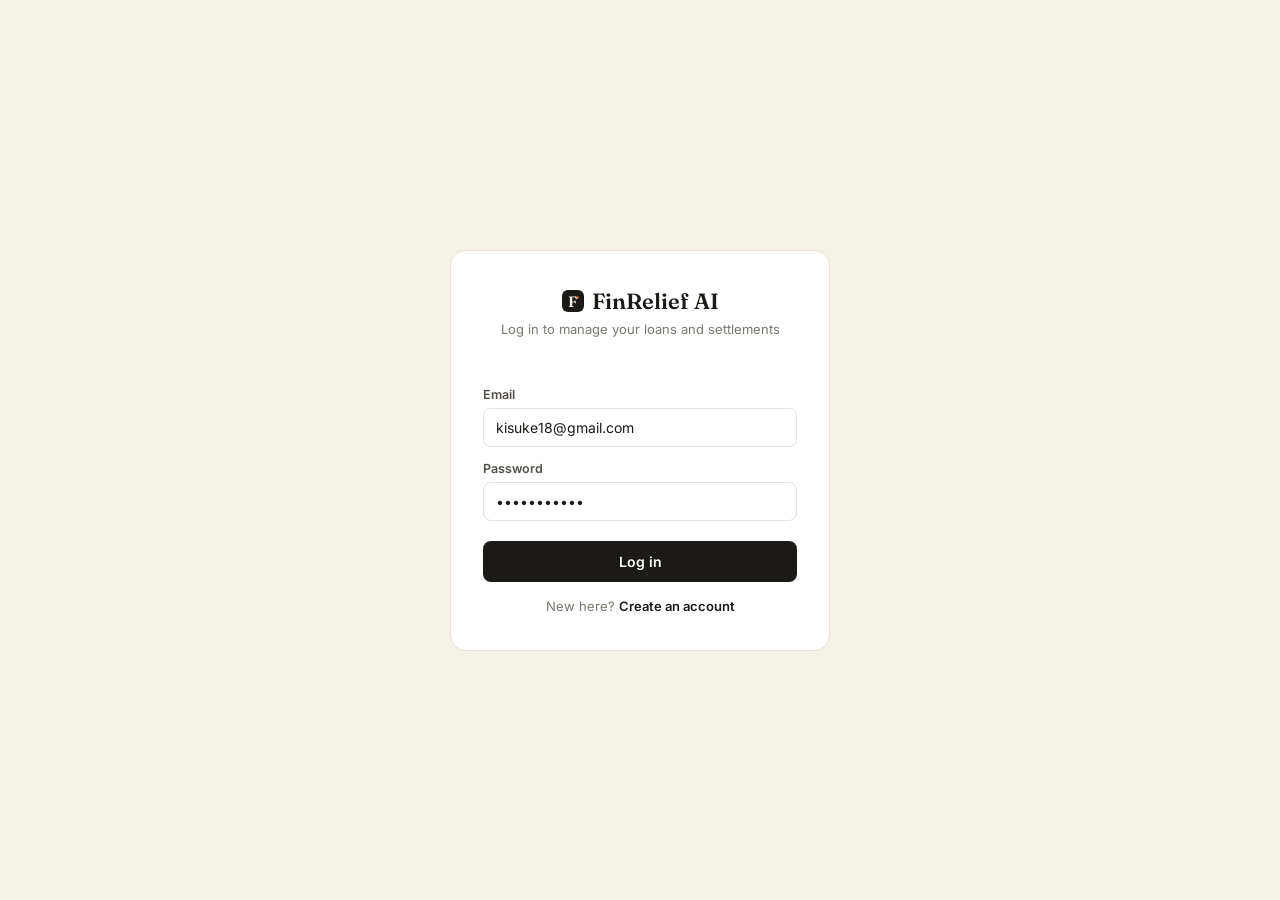
<file: finrelief-design-prototype.html>
<!DOCTYPE html>
<html lang="en">
<head>
<meta charset="UTF-8">
<meta name="viewport" content="width=device-width, initial-scale=1.0">
<title>FinRelief AI</title>
<link rel="preconnect" href="https://fonts.googleapis.com">
<link href="https://fonts.googleapis.com/css2?family=Fraunces:opsz,wght@9..144,400;9..144,500;9..144,600&family=Inter:wght@400;500;600;700&display=swap" rel="stylesheet">
<style>
  :root{
    --cream:#F4F1E8;
    --cream-line:#E7E2D4;
    --white:#FFFFFF;
    --ink:#1B1A17;
    --ink-soft:#514E46;
    --gray-500:#7A776E;
    --hairline:#E4E1D8;
    --amber:#B8622B;
    --amber-bg:#FBF0E6;
    --red:#B23A3A;
    --red-bg:#FBEBEB;
    --green:#3E6B4F;
    --green-bg:#EAF2EC;
    --radius:12px;
    --radius-sm:8px;
  }
  *{box-sizing:border-box;}
  html,body{margin:0;padding:0;}
  body{
    font-family:'Inter',sans-serif;
    color:var(--ink);
    background:var(--white);
    -webkit-font-smoothing:antialiased;
  }
  .serif{font-family:'Fraunces',serif;}
  h1,h2,h3{font-family:'Fraunces',serif;font-weight:500;margin:0;}
  button{font-family:'Inter',sans-serif;cursor:pointer;}
  input{font-family:'Inter',sans-serif;}

  /* App shell */
  #app{display:flex;min-height:100vh;}
  .sidebar{
    width:248px;
    flex-shrink:0;
    background:var(--cream);
    border-right:1px solid var(--cream-line);
    padding:28px 20px;
    display:flex;
    flex-direction:column;
    justify-content:space-between;
    position:sticky;
    top:0;
    height:100vh;
  }
  .brand{
    display:flex;align-items:center;gap:8px;
    font-family:'Fraunces',serif;font-size:20px;font-weight:600;
    padding:0 6px 8px 6px;
    margin-bottom:28px;
  }
  .mark{
    width:26px;height:26px;border-radius:7px;background:var(--ink);
    display:inline-flex;align-items:center;justify-content:center;
    flex-shrink:0;position:relative;
  }
  .mark::after{
    content:'F';
    font-family:'Fraunces',serif;
    font-weight:600;
    font-size:15px;
    color:var(--cream);
    line-height:1;
    transform:translate(-0.5px,0.5px);
  }
  .mark::before{
    content:'';
    position:absolute;
    top:6px;right:5px;
    width:3px;height:3px;
    border-radius:50%;
    background:var(--amber);
  }
  .brand .mark{width:22px;height:22px;border-radius:6px;}
  .brand .mark::after{font-size:13px;}
  .brand .mark::before{top:4.5px;right:4px;width:2.5px;height:2.5px;}
  nav.navlist{display:flex;flex-direction:column;gap:2px;}
  .navitem{
    display:flex;align-items:center;gap:10px;
    padding:10px 12px;border-radius:var(--radius-sm);
    color:var(--ink-soft);font-size:14.5px;font-weight:500;
    text-decoration:none;
    border:1px solid transparent;
    transition:background .12s ease, color .12s ease;
  }
  .navitem svg{width:17px;height:17px;flex-shrink:0;opacity:.75;}
  .navitem:hover{background:rgba(0,0,0,0.035);}
  .navitem.active{background:var(--white);color:var(--ink);border-color:var(--cream-line);}
  .navitem.active svg{opacity:1;}
  .sidebar-foot{border-top:1px solid var(--cream-line);padding-top:14px;}
  .userchip{display:flex;align-items:center;gap:10px;padding:6px;border-radius:var(--radius-sm);}
  .userchip:hover{background:rgba(0,0,0,0.035);cursor:pointer;}
  .avatar{width:30px;height:30px;border-radius:50%;background:var(--ink);color:#fff;display:flex;align-items:center;justify-content:center;font-size:12.5px;font-weight:600;flex-shrink:0;}
  .userchip .uname{font-size:13.5px;font-weight:600;}
  .userchip .uemail{font-size:11.5px;color:var(--gray-500);}

  main.content{flex:1;min-width:0;padding:36px 44px;}
  .page{display:none;}
  .page.active{display:block;animation:fade .18s ease;}
  @keyframes fade{from{opacity:0;transform:translateY(4px);}to{opacity:1;transform:translateY(0);}}

  .page-head{
    display:flex;align-items:baseline;justify-content:space-between;
    padding-bottom:18px;border-bottom:1px solid var(--hairline);margin-bottom:28px;
  }
  .page-head h1{font-size:32px;}
  .page-sub{color:var(--gray-500);font-size:13.5px;margin-top:6px;}
  .headbtn{
    background:transparent;border:1px solid var(--hairline);
    padding:9px 16px;border-radius:var(--radius-sm);font-size:13.5px;font-weight:500;
    color:var(--ink-soft);
  }
  .headbtn:hover{border-color:var(--ink);color:var(--ink);}

  /* cards */
  .card{
    background:var(--white);border:1px solid var(--hairline);
    border-radius:var(--radius);padding:20px;
  }
  .stat-grid{display:grid;grid-template-columns:repeat(4,1fr);gap:14px;margin-bottom:22px;}
  .stat-card{padding:18px 18px 16px;}
  .stat-label{font-size:12px;color:var(--gray-500);text-transform:uppercase;letter-spacing:.04em;font-weight:600;margin-bottom:10px;}
  .stat-value{font-family:'Fraunces',serif;font-size:26px;font-weight:500;}
  .stat-foot{font-size:12px;color:var(--gray-500);margin-top:6px;}
  .badge{
    display:inline-flex;align-items:center;gap:5px;
    font-size:11.5px;font-weight:600;padding:3px 9px;border-radius:99px;
  }
  .badge.healthy{background:var(--green-bg);color:var(--green);}
  .badge.tight{background:var(--amber-bg);color:var(--amber);}
  .badge.high{background:var(--red-bg);color:var(--red);}
  .badge.dot::before{content:'';width:6px;height:6px;border-radius:50%;background:currentColor;}

  .section-title{font-size:15px;font-weight:600;margin-bottom:12px;font-family:'Inter',sans-serif;}

  table{width:100%;border-collapse:collapse;font-size:13.5px;}
  th{
    text-align:left;font-size:11.5px;text-transform:uppercase;letter-spacing:.04em;
    color:var(--gray-500);font-weight:600;padding:0 14px 10px;border-bottom:1px solid var(--hairline);
  }
  td{padding:13px 14px;border-bottom:1px solid var(--hairline);}
  tr:last-child td{border-bottom:none;}
  tbody tr:hover{background:rgba(0,0,0,0.015);}
  .num{text-align:right;font-variant-numeric:tabular-nums;}

  .grid-2{display:grid;grid-template-columns:1.5fr 1fr;gap:20px;align-items:start;}

  /* buttons */
  .btn{
    padding:11px 20px;border-radius:var(--radius-sm);font-size:14px;font-weight:600;
    border:1px solid transparent;display:inline-flex;align-items:center;gap:8px;
  }
  .btn-primary{background:var(--ink);color:#fff;}
  .btn-primary:hover{background:#000;}
  .btn-secondary{background:transparent;border:1px solid var(--hairline);color:var(--ink-soft);}
  .btn-secondary:hover{border-color:var(--ink);color:var(--ink);}
  .btn:disabled{opacity:.45;cursor:not-allowed;}

  .actionbar{
    display:flex;justify-content:space-between;margin-top:24px;
    padding-top:18px;border-top:1px solid var(--hairline);
  }

  /* forms */
  .form-grid{display:grid;grid-template-columns:1fr 1fr;gap:16px;}
  .field{display:flex;flex-direction:column;gap:6px;}
  .field label{font-size:12.5px;font-weight:600;color:var(--ink-soft);}
  .field input, .field select{
    padding:10px 12px;border:1px solid var(--hairline);border-radius:var(--radius-sm);
    font-size:14px;color:var(--ink);background:var(--white);
  }
  .field input:focus, .field select:focus{outline:2px solid var(--ink);outline-offset:1px;}
  .prefix-input{position:relative;}
  .prefix-input span{position:absolute;left:12px;top:50%;transform:translateY(-50%);color:var(--gray-500);font-size:14px;}
  .prefix-input input{padding-left:26px;}

  /* settlement page */
  .breakdown-row{display:flex;justify-content:space-between;align-items:center;padding:14px 0;border-bottom:1px solid var(--hairline);}
  .breakdown-row:last-child{border-bottom:none;}
  .breakdown-label{font-size:13.5px;color:var(--ink-soft);}
  .breakdown-val{display:flex;align-items:center;gap:10px;}
  .breakdown-num{font-family:'Fraunces',serif;font-size:17px;}

  .rec-card{background:var(--ink);color:#fff;border-radius:var(--radius);padding:22px;}
  .rec-eyebrow{font-size:11px;text-transform:uppercase;letter-spacing:.05em;color:#B9B6AC;font-weight:600;margin-bottom:6px;}
  .rec-pct{font-family:'Fraunces',serif;font-size:44px;font-weight:500;line-height:1;}
  .rec-amt{font-size:14px;color:#D8D5CB;margin-top:4px;}
  .rec-source{display:inline-flex;align-items:center;gap:6px;margin-top:14px;font-size:11.5px;padding:4px 10px;border-radius:99px;background:rgba(255,255,255,0.12);}
  .rec-mini{display:flex;justify-content:space-between;font-size:13px;color:#CFCCC2;padding:8px 0;border-top:1px solid rgba(255,255,255,0.12);margin-top:14px;}
  .rec-mini + .rec-mini{border-top:none;padding-top:0;}

  .slider-block{margin-top:22px;}
  .slider-row{margin-bottom:16px;}
  .slider-row-head{display:flex;justify-content:space-between;font-size:13px;margin-bottom:6px;}
  .slider-row-head b{font-family:'Fraunces',serif;font-weight:500;font-size:14.5px;}
  input[type=range]{width:100%;accent-color:var(--ink);height:4px;}
  .proto-note{font-size:11.5px;color:var(--gray-500);margin-top:16px;font-style:italic;}

  /* letters */
  .letter-paper{
    background:var(--white);border:1px solid var(--hairline);border-radius:var(--radius);
    padding:40px 44px;font-size:14px;line-height:1.75;color:#2A2822;
    white-space:pre-wrap;font-family:'Inter',sans-serif;
  }
  .letter-toolbar{display:flex;gap:10px;margin-bottom:16px;}
  .history-item{display:flex;justify-content:space-between;align-items:center;padding:12px 4px;border-bottom:1px solid var(--hairline);font-size:13.5px;}
  .history-item:last-child{border-bottom:none;}
  .history-item .hl-lender{font-weight:600;}
  .history-item .hl-meta{color:var(--gray-500);font-size:12px;margin-top:2px;}

  /* login */
  .auth-wrap{
    min-height:100vh;display:flex;align-items:center;justify-content:center;background:var(--cream);
  }
  .auth-card{
    width:380px;background:var(--white);border:1px solid var(--cream-line);border-radius:16px;
    padding:36px 32px;
  }
  .auth-brand{display:flex;align-items:center;gap:8px;justify-content:center;margin-bottom:6px;font-family:'Fraunces',serif;font-size:22px;font-weight:600;}
  .auth-brand .mark{width:22px;height:22px;border-radius:6px;background:var(--ink);}
  .auth-sub{text-align:center;color:var(--gray-500);font-size:13px;margin-bottom:24px;}
  .auth-field{margin-bottom:14px;}
  .auth-toggle{text-align:center;font-size:13px;color:var(--gray-500);margin-top:16px;}
  .auth-toggle a{color:var(--ink);font-weight:600;text-decoration:none;cursor:pointer;}
  .auth-err{font-size:12.5px;color:var(--red);margin-bottom:10px;min-height:16px;}

  /* chart */
  .chart-wrap{margin-top:6px;}
  .chart-legend{display:flex;gap:16px;font-size:12px;color:var(--gray-500);margin-bottom:10px;}
  .chart-legend span{display:inline-flex;align-items:center;gap:5px;}
  .chart-legend i{width:8px;height:8px;border-radius:2px;display:inline-block;}

  .empty-state{padding:40px 20px;text-align:center;color:var(--gray-500);font-size:13.5px;}

  .loan-name-cell{display:flex;flex-direction:column;}
  .loan-name-cell b{font-size:14px;}
  .loan-name-cell span{font-size:11.5px;color:var(--gray-500);}

  .clickable-row{cursor:pointer;}
</style>
</head>
<body>

<!-- ============ AUTH SCREEN ============ -->
<div class="auth-wrap" id="authScreen">
  <div class="auth-card">
    <div class="auth-brand"><span class="mark"></span>FinRelief AI</div>
    <div class="auth-sub" id="authSub">Log in to manage your loans and settlements</div>
    <div class="auth-err" id="authErr"></div>
    <form id="authForm" data-form="auth">
      <div class="auth-field" id="nameFieldWrap" style="display:none;">
        <div class="field"><label>Full name</label><input type="text" id="authName" placeholder="Kisuke" value="Kisuke"></div>
      </div>
      <div class="auth-field">
        <div class="field"><label>Email</label><input type="email" id="authEmail" placeholder="you@example.com" value="kisuke18@gmail.com"></div>
      </div>
      <div class="auth-field">
        <div class="field"><label>Password</label><input type="password" id="authPassword" placeholder="••••••••" value="kisuke18@00"></div>
      </div>
      <button type="submit" class="btn btn-primary" style="width:100%;justify-content:center;margin-top:6px;">Log in</button>
    </form>
    <div class="auth-toggle" id="authToggle">New here? <a data-action="toggleAuthMode">Create an account</a></div>
  </div>
</div>

<!-- ============ APP SHELL ============ -->
<div id="app" style="display:none;">
  <aside class="sidebar">
    <div>
      <div class="brand"><span class="mark"></span>FinRelief AI</div>
      <nav class="navlist">
        <a class="navitem" data-page="dashboard" data-action="navigate" data-arg="dashboard">
          <svg viewBox="0 0 24 24" fill="none" stroke="currentColor" stroke-width="1.8"><path d="M3 10.5 12 3l9 7.5"/><path d="M5 9.5V21h14V9.5"/></svg>
          Dashboard
        </a>
        <a class="navitem" data-page="loans" data-action="navigate" data-arg="loans">
          <svg viewBox="0 0 24 24" fill="none" stroke="currentColor" stroke-width="1.8"><rect x="3" y="6" width="18" height="13" rx="2"/><path d="M3 10h18"/></svg>
          Loans
        </a>
        <a class="navitem" data-page="settlement" data-action="navigate" data-arg="settlement">
          <svg viewBox="0 0 24 24" fill="none" stroke="currentColor" stroke-width="1.8"><path d="M12 3v18M8 7h6a3 3 0 0 1 0 6H9a3 3 0 0 0 0 6h7"/></svg>
          Settlement
        </a>
        <a class="navitem" data-page="letters" data-action="navigate" data-arg="letters">
          <svg viewBox="0 0 24 24" fill="none" stroke="currentColor" stroke-width="1.8"><rect x="4" y="4" width="16" height="16" rx="2"/><path d="M8 9h8M8 13h5"/></svg>
          Letters
        </a>
      </nav>
    </div>
    <div class="sidebar-foot">
      <div class="userchip" data-action="logout">
        <div class="avatar" id="userAvatar">K</div>
        <div>
          <div class="uname" id="userName">Kisuke</div>
          <div class="uemail">Log out</div>
        </div>
      </div>
    </div>
  </aside>

  <main class="content">

    <!-- ============ DASHBOARD ============ -->
    <section class="page" id="page-dashboard">
      <div class="page-head">
        <div><h1>Dashboard</h1><div class="page-sub">Your financial stress snapshot, updated from your active loans</div></div>
      </div>

      <div class="stat-grid">
        <div class="card stat-card">
          <div class="stat-label">DTI ratio</div>
          <div class="stat-value">58%</div>
          <div class="stat-foot"><span class="badge tight dot">Tight</span></div>
        </div>
        <div class="card stat-card">
          <div class="stat-label">Monthly surplus</div>
          <div class="stat-value">₹4,200</div>
          <div class="stat-foot">After EMIs and expenses</div>
        </div>
        <div class="card stat-card">
          <div class="stat-label">Debt stress score</div>
          <div class="stat-value">71 / 100</div>
          <div class="stat-foot"><span class="badge high dot">High</span></div>
        </div>
        <div class="card stat-card">
          <div class="stat-label">Active loans</div>
          <div class="stat-value">3</div>
          <div class="stat-foot">Across 2 lenders, 1 NBFC</div>
        </div>
      </div>

      <div class="grid-2" style="margin-bottom:22px;">
        <div class="card">
          <div class="section-title">Stress score trend</div>
          <div class="chart-legend">
            <span><i style="background:var(--ink);"></i>Debt stress score</span>
            <span><i style="background:var(--amber);"></i>Recommended settlement %</span>
          </div>
          <div class="chart-wrap">
            <svg viewBox="0 0 560 190" width="100%" height="190" id="trendChart"></svg>
          </div>
        </div>
        <div class="card">
          <div class="section-title">What this means</div>
          <p style="font-size:13px;color:var(--ink-soft);line-height:1.6;margin:0 0 14px;">Your debt stress score has been rising over the last three months as overdue days increase on your HDFC personal loan. A One Time Settlement now could lower your total repayment before further penalty interest accrues.</p>
          <button class="btn btn-secondary" style="width:100%;justify-content:center;" data-action="reviewLoan1">Review settlement options</button>
        </div>
      </div>

      <div class="card">
        <div class="section-title">Recent settlement history</div>
        <table>
          <thead><tr><th>Date</th><th>Lender</th><th class="num">Settlement %</th><th>Source</th></tr></thead>
          <tbody id="historyTableBody"></tbody>
        </table>
      </div>
    </section>

    <!-- ============ LOANS ============ -->
    <section class="page" id="page-loans">
      <div class="page-head">
        <div><h1>Loans</h1><div class="page-sub">Every loan you've added, and how overdue each one is</div></div>
        <button class="headbtn" data-action="toggleAddLoanForm">+ Add loan</button>
      </div>

      <div class="card" id="addLoanCard" style="display:none;margin-bottom:20px;">
        <div class="section-title">Add a loan</div>
        <form data-form="addLoan">
          <div class="form-grid">
            <div class="field"><label>Lender name</label><input type="text" id="newLender" placeholder="e.g. HDFC Bank" required></div>
            <div class="field"><label>Loan type</label>
              <select id="newLoanType">
                <option>Personal loan</option><option>Credit card</option><option>Digital lending app</option><option>NBFC loan</option>
              </select>
            </div>
            <div class="field"><label>Outstanding amount</label><div class="prefix-input"><span>₹</span><input type="number" id="newAmount" placeholder="1,50,000" required></div></div>
            <div class="field"><label>Monthly EMI</label><div class="prefix-input"><span>₹</span><input type="number" id="newEmi" placeholder="6,500" required></div></div>
            <div class="field"><label>Overdue days</label><input type="number" id="newOverdue" placeholder="45" required></div>
            <div class="field"><label>Your monthly income</label><div class="prefix-input"><span>₹</span><input type="number" id="newIncome" placeholder="35,000" required></div></div>
          </div>
          <div class="actionbar" style="margin-top:18px;">
            <button type="button" class="btn btn-secondary" data-action="toggleAddLoanForm">Cancel</button>
            <button type="submit" class="btn btn-primary">Add loan</button>
          </div>
        </form>
      </div>

      <div class="card">
        <table>
          <thead><tr><th>Lender</th><th>Loan amount</th><th>EMI</th><th>Overdue days</th><th>Status</th><th></th></tr></thead>
          <tbody id="loansTableBody"></tbody>
        </table>
      </div>
    </section>

    <!-- ============ SETTLEMENT ============ -->
    <section class="page" id="page-settlement">
      <div class="page-head">
        <div><h1>Settlement</h1><div class="page-sub" id="settlementSub">Reviewing loan with HDFC Bank</div></div>
        <button class="headbtn" data-action="navigate" data-arg="loans">Change loan</button>
      </div>

      <div class="grid-2">
        <div class="card">
          <div class="section-title">Financial breakdown</div>
          <div class="breakdown-row">
            <div class="breakdown-label">DTI ratio</div>
            <div class="breakdown-val"><span class="breakdown-num" id="brk-dti">—</span><span class="badge" id="brk-dti-badge"></span></div>
          </div>
          <div class="breakdown-row">
            <div class="breakdown-label">Monthly surplus</div>
            <div class="breakdown-val"><span class="breakdown-num" id="brk-surplus">—</span><span class="badge" id="brk-surplus-badge"></span></div>
          </div>
          <div class="breakdown-row">
            <div class="breakdown-label">Debt stress score</div>
            <div class="breakdown-val"><span class="breakdown-num" id="brk-stress">—</span><span class="badge" id="brk-stress-badge"></span></div>
          </div>
          <div class="breakdown-row">
            <div class="breakdown-label">Overdue days</div>
            <div class="breakdown-val"><span class="breakdown-num" id="brk-overdue">—</span><span class="badge" id="brk-overdue-badge"></span></div>
          </div>

          <div class="slider-block">
            <div class="section-title" style="margin-top:6px;">Adjust and recalculate</div>
            <div class="slider-row">
              <div class="slider-row-head"><span>Monthly income</span><b id="lbl-income">₹0</b></div>
              <input type="range" id="sl-income" min="10000" max="150000" step="1000" data-recompute="1">
            </div>
            <div class="slider-row">
              <div class="slider-row-head"><span>Monthly EMI</span><b id="lbl-emi">₹0</b></div>
              <input type="range" id="sl-emi" min="1000" max="60000" step="500" data-recompute="1">
            </div>
            <div class="slider-row">
              <div class="slider-row-head"><span>Overdue days</span><b id="lbl-overdue">0</b></div>
              <input type="range" id="sl-overdue" min="0" max="270" step="5" data-recompute="1">
            </div>
            <div class="proto-note">Prototype math, not the real Financial Engine — actual formulas are computed on the backend.</div>
          </div>
        </div>

        <div>
          <div class="rec-card">
            <div class="rec-eyebrow">Recommended settlement</div>
            <div class="rec-pct" id="rec-pct">—%</div>
            <div class="rec-amt" id="rec-amt">of ₹0 outstanding</div>
            <span class="rec-source" id="rec-source">Generated by: AI</span>
            <div class="rec-mini"><span>Outstanding amount</span><span id="rec-outstanding">₹0</span></div>
            <div class="rec-mini"><span>Monthly EMI</span><span id="rec-emi">₹0</span></div>
            <div class="rec-mini"><span>Monthly income</span><span id="rec-income">₹0</span></div>
          </div>
        </div>
      </div>

      <div class="actionbar">
        <button class="btn btn-secondary" data-action="navigate" data-arg="loans">Back</button>
        <button class="btn btn-primary" data-action="generateLetterFromSettlement">Generate letter</button>
      </div>
    </section>

    <!-- ============ LETTERS ============ -->
    <section class="page" id="page-letters">
      <div class="page-head">
        <div><h1>Letters</h1><div class="page-sub">Negotiation letters generated for your One Time Settlement requests</div></div>
        <button class="headbtn" data-action="regenerateLetter">Regenerate</button>
      </div>

      <div class="grid-2">
        <div>
          <div class="letter-toolbar">
            <button class="btn btn-secondary" data-action="regenerateLetter">↻ Regenerate</button>
            <button class="btn btn-secondary" data-action="copyLetter" id="copyBtn">Copy</button>
          </div>
          <div class="letter-paper" id="letterBody"></div>
        </div>
        <div class="card">
          <div class="section-title">Letter history</div>
          <div id="letterHistoryList"></div>
        </div>
      </div>
    </section>

  </main>
</div>

<script>
/* ---------------- Mock data ---------------- */
let currentUser = null;
let authMode = 'login';

let loans = [
  { id:1, lender:'HDFC Bank', type:'Personal loan', amount:185000, emi:8200, overdue:52, income:32000 },
  { id:2, lender:'CASHe', type:'Digital lending app', amount:42000, emi:3600, overdue:18, income:32000 },
  { id:3, lender:'Bajaj Finserv', type:'NBFC loan', amount:96000, emi:5100, overdue:0, income:32000 },
];
let nextLoanId = 4;

let settlementHistory = [
  { date:'12 Jun 2026', lender:'ICICI Bank', pct:42, source:'AI' },
  { date:'02 May 2026', lender:'HDFC Bank', pct:38, source:'AI' },
  { date:'19 Mar 2026', lender:'Navi Finserv', pct:45, source:'Fallback' },
];

let letterHistory = [
  { lender:'ICICI Bank', pct:42, date:'12 Jun 2026' },
  { lender:'HDFC Bank', pct:38, date:'02 May 2026' },
];

let activeLoanId = 1;
let currentLetter = '';

/* ---------------- Helpers ---------------- */
function inr(n){
  return '₹' + Math.round(n).toLocaleString('en-IN');
}
function pct(n){ return Math.round(n) + '%'; }

/* ---------------- Auth ---------------- */
function toggleAuthMode(){
  authMode = authMode === 'login' ? 'register' : 'login';
  document.getElementById('nameFieldWrap').style.display = authMode === 'register' ? 'block' : 'none';
  document.getElementById('authSub').textContent = authMode === 'register'
    ? 'Create an account to start tracking your loans'
    : 'Log in to manage your loans and settlements';
  document.querySelector('#authForm button[type=submit]').textContent = authMode === 'register' ? 'Create account' : 'Log in';
  document.getElementById('authToggle').innerHTML = authMode === 'register'
    ? 'Already have an account? <a data-action="toggleAuthMode">Log in</a>'
    : 'New here? <a data-action="toggleAuthMode">Create an account</a>';
  document.getElementById('authErr').textContent = '';
}

function handleAuth(e){
  e.preventDefault();
  const email = document.getElementById('authEmail').value.trim();
  const name = document.getElementById('authName').value.trim();
  const errEl = document.getElementById('authErr');
  errEl.textContent = '';

  // Prototype only: any details (or none) are accepted, no validation against a real backend.
  currentUser = {
    name: (authMode === 'register' && name) ? name : (name || 'Kisuke'),
    email: email || 'kisuke18@gmail.com'
  };
  document.getElementById('userName').textContent = currentUser.name;
  document.getElementById('userAvatar').textContent = currentUser.name.split(' ').map(w=>w[0]).slice(0,2).join('').toUpperCase();

  document.getElementById('authScreen').style.display = 'none';
  document.getElementById('app').style.display = 'flex';
  navigate('dashboard');
  return false;
}

function logout(){
  document.getElementById('app').style.display = 'none';
  document.getElementById('authScreen').style.display = 'flex';
  document.getElementById('authErr').textContent = '';
}

/* ---------------- Navigation ---------------- */
function navigate(pageId){
  document.querySelectorAll('.page').forEach(p=>p.classList.remove('active'));
  document.querySelectorAll('.navitem').forEach(n=>n.classList.remove('active'));
  document.getElementById('page-' + pageId).classList.add('active');
  document.querySelector('.navitem[data-page="' + pageId + '"]').classList.add('active');

  if(pageId === 'dashboard') renderDashboard();
  if(pageId === 'loans') renderLoansTable();
  if(pageId === 'settlement') renderSettlement();
  if(pageId === 'letters') renderLettersPage();
}

/* ---------------- Dashboard ---------------- */
function renderDashboard(){
  const tbody = document.getElementById('historyTableBody');
  if(settlementHistory.length === 0){
    tbody.innerHTML = '<tr><td colspan="4"><div class="empty-state">No settlements yet. Review a loan to get a recommendation.</div></td></tr>';
  } else {
    tbody.innerHTML = settlementHistory.map(h => `
      <tr>
        <td>${h.date}</td>
        <td>${h.lender}</td>
        <td class="num">${h.pct}%</td>
        <td><span class="badge ${h.source==='AI' ? 'healthy' : 'tight'}">${h.source}</span></td>
      </tr>
    `).join('');
  }
  drawTrendChart();
}

function drawTrendChart(){
  const svg = document.getElementById('trendChart');
  const stress = [52, 58, 61, 65, 68, 71];
  const settle = [30, 33, 35, 38, 40, 42];
  const months = ['Jan','Feb','Mar','Apr','May','Jun'];
  const w = 560, h = 190, padL = 30, padB = 24, padT = 10, padR = 10;
  const plotW = w - padL - padR, plotH = h - padT - padB;
  const maxV = 100;

  function pathFor(arr){
    return arr.map((v,i)=>{
      const x = padL + (i/(arr.length-1)) * plotW;
      const y = padT + plotH - (v/maxV) * plotH;
      return (i===0?'M':'L') + x.toFixed(1) + ',' + y.toFixed(1);
    }).join(' ');
  }

  let gridLines = '';
  for(let i=0;i<=4;i++){
    const y = padT + (i/4)*plotH;
    gridLines += `<line x1="${padL}" y1="${y}" x2="${w-padR}" y2="${y}" stroke="#EDEAE1" stroke-width="1"/>`;
  }

  let xLabels = months.map((m,i)=>{
    const x = padL + (i/(months.length-1)) * plotW;
    return `<text x="${x}" y="${h-6}" font-size="10" fill="#7A776E" text-anchor="middle" font-family="Inter">${m}</text>`;
  }).join('');

  svg.innerHTML = gridLines + xLabels +
    `<path d="${pathFor(stress)}" fill="none" stroke="#1B1A17" stroke-width="2"/>` +
    `<path d="${pathFor(settle)}" fill="none" stroke="#B8622B" stroke-width="2" stroke-dasharray="4 3"/>` +
    stress.map((v,i)=>{const x=padL+(i/(stress.length-1))*plotW;const y=padT+plotH-(v/maxV)*plotH;return `<circle cx="${x}" cy="${y}" r="3" fill="#1B1A17"/>`}).join('') +
    settle.map((v,i)=>{const x=padL+(i/(settle.length-1))*plotW;const y=padT+plotH-(v/maxV)*plotH;return `<circle cx="${x}" cy="${y}" r="3" fill="#B8622B"/>`}).join('');
}

/* ---------------- Loans ---------------- */
function toggleAddLoanForm(){
  const el = document.getElementById('addLoanCard');
  el.style.display = el.style.display === 'none' ? 'block' : 'none';
}

function addLoan(e){
  e.preventDefault();
  const lender = document.getElementById('newLender').value.trim();
  const type = document.getElementById('newLoanType').value;
  const amount = parseFloat(document.getElementById('newAmount').value);
  const emi = parseFloat(document.getElementById('newEmi').value);
  const overdue = parseInt(document.getElementById('newOverdue').value);
  const income = parseFloat(document.getElementById('newIncome').value);

  loans.push({ id: nextLoanId++, lender, type, amount, emi, overdue, income });
  document.getElementById('addLoanCard').style.display = 'none';
  e.target.reset();
  renderLoansTable();
  return false;
}

function overdueStatus(days){
  if(days === 0) return {label:'Current', cls:'healthy'};
  if(days <= 30) return {label:'Tight', cls:'tight'};
  return {label:'Overdue', cls:'high'};
}

function renderLoansTable(){
  const tbody = document.getElementById('loansTableBody');
  if(loans.length === 0){
    tbody.innerHTML = '<tr><td colspan="6"><div class="empty-state">No loans added yet. Click "Add loan" to get started.</div></td></tr>';
    return;
  }
  tbody.innerHTML = loans.map(l => {
    const st = overdueStatus(l.overdue);
    return `
      <tr class="clickable-row" data-action="selectLoan" data-arg="${l.id}">
        <td>
          <div class="loan-name-cell"><b>${l.lender}</b><span>${l.type}</span></div>
        </td>
        <td>${inr(l.amount)}</td>
        <td>${inr(l.emi)}</td>
        <td>${l.overdue} days</td>
        <td><span class="badge ${st.cls} dot">${st.label}</span></td>
        <td style="text-align:right;"><span style="font-size:12px;color:var(--gray-500);">Review →</span></td>
      </tr>
    `;
  }).join('');
}

function selectLoan(id){
  activeLoanId = id;
  navigate('settlement');
}

/* ---------------- Settlement ---------------- */
function computeMetrics(income, emi, overdue, amount){
  const dti = Math.min(100, (emi / Math.max(income,1)) * 100);
  const surplus = income - emi - (income * 0.4); // 40% assumed living expenses, illustrative only
  let stress = (dti * 0.5) + (Math.min(overdue,180)/180 * 40) + (surplus < 0 ? 10 : 0);
  stress = Math.max(0, Math.min(100, stress));
  let settlePct = 25 + (stress * 0.35);
  settlePct = Math.max(20, Math.min(70, settlePct));
  return { dti, surplus, stress, settlePct };
}

function statusFor(kind, val){
  if(kind === 'dti'){
    if(val < 35) return {label:'Healthy', cls:'healthy'};
    if(val < 55) return {label:'Tight', cls:'tight'};
    return {label:'High', cls:'high'};
  }
  if(kind === 'surplus'){
    if(val > 5000) return {label:'Healthy', cls:'healthy'};
    if(val >= 0) return {label:'Tight', cls:'tight'};
    return {label:'High risk', cls:'high'};
  }
  if(kind === 'stress'){
    if(val < 40) return {label:'Healthy', cls:'healthy'};
    if(val < 65) return {label:'Tight', cls:'tight'};
    return {label:'High', cls:'high'};
  }
  if(kind === 'overdue'){
    if(val === 0) return {label:'Current', cls:'healthy'};
    if(val <= 30) return {label:'Tight', cls:'tight'};
    return {label:'High', cls:'high'};
  }
}

function renderSettlement(){
  const loan = loans.find(l => l.id === activeLoanId) || loans[0];
  document.getElementById('settlementSub').textContent = 'Reviewing loan with ' + loan.lender;

  document.getElementById('sl-income').value = loan.income;
  document.getElementById('sl-emi').value = loan.emi;
  document.getElementById('sl-overdue').value = loan.overdue;

  window._settlementLoan = loan;
  recompute();
}

function recompute(){
  const loan = window._settlementLoan;
  const income = parseFloat(document.getElementById('sl-income').value);
  const emi = parseFloat(document.getElementById('sl-emi').value);
  const overdue = parseInt(document.getElementById('sl-overdue').value);

  document.getElementById('lbl-income').textContent = inr(income);
  document.getElementById('lbl-emi').textContent = inr(emi);
  document.getElementById('lbl-overdue').textContent = overdue + ' days';

  const m = computeMetrics(income, emi, overdue, loan.amount);

  document.getElementById('brk-dti').textContent = pct(m.dti);
  const dtiSt = statusFor('dti', m.dti);
  document.getElementById('brk-dti-badge').className = 'badge ' + dtiSt.cls;
  document.getElementById('brk-dti-badge').textContent = dtiSt.label;

  document.getElementById('brk-surplus').textContent = inr(m.surplus);
  const surSt = statusFor('surplus', m.surplus);
  document.getElementById('brk-surplus-badge').className = 'badge ' + surSt.cls;
  document.getElementById('brk-surplus-badge').textContent = surSt.label;

  document.getElementById('brk-stress').textContent = Math.round(m.stress) + ' / 100';
  const strSt = statusFor('stress', m.stress);
  document.getElementById('brk-stress-badge').className = 'badge ' + strSt.cls;
  document.getElementById('brk-stress-badge').textContent = strSt.label;

  document.getElementById('brk-overdue').textContent = overdue + ' days';
  const ovSt = statusFor('overdue', overdue);
  document.getElementById('brk-overdue-badge').className = 'badge ' + ovSt.cls;
  document.getElementById('brk-overdue-badge').textContent = ovSt.label;

  document.getElementById('rec-pct').textContent = Math.round(m.settlePct) + '%';
  document.getElementById('rec-amt').textContent = 'of ' + inr(loan.amount) + ' outstanding (≈ ' + inr(loan.amount * m.settlePct/100) + ')';
  document.getElementById('rec-outstanding').textContent = inr(loan.amount);
  document.getElementById('rec-emi').textContent = inr(emi);
  document.getElementById('rec-income').textContent = inr(income);

  window._currentMetrics = m;
}

/* ---------------- Letters ---------------- */
function buildLetterText(loan, pctVal){
  const amount = Math.round(loan.amount * pctVal / 100);
  const today = 'July 2, 2026';
  return `Date: ${today}

To,
The Manager – Loan Recovery Department
${loan.lender}

Subject: Request for One Time Settlement (OTS) on Loan Account

Dear Sir/Madam,

I am writing regarding my outstanding ${loan.type.toLowerCase()} with ${loan.lender}, currently overdue by ${loan.overdue} days, with an outstanding balance of ${inr(loan.amount)}.

Due to a temporary but significant financial constraint, I have been unable to maintain regular EMI payments of ${inr(loan.emi)}. I have reviewed my financial position carefully and, while I am committed to resolving this obligation, continuing the existing repayment schedule is not currently feasible.

I would like to propose a One Time Settlement of ${inr(amount)} (approximately ${Math.round(pctVal)}% of the outstanding amount), payable in full within 15 working days of your written approval, in complete and final discharge of this loan account.

I request that you kindly consider this proposal and share the necessary settlement letter so that I may proceed with the payment. I would also request that, upon settlement, my account be reported to the credit bureau as "Settled" and that no further recovery action be initiated.

I appreciate your understanding and look forward to a resolution that works for both parties.

Yours sincerely,
${currentUser ? currentUser.name : 'Applicant'}
${currentUser ? currentUser.email : ''}

[Placeholder letter — generated by FinRelief AI's negotiation assistant]`;
}

function generateLetterFromSettlement(){
  const loan = window._settlementLoan || loans[0];
  const m = window._currentMetrics || computeMetrics(loan.income, loan.emi, loan.overdue, loan.amount);
  currentLetter = buildLetterText(loan, m.settlePct);
  letterHistory.unshift({ lender: loan.lender, pct: Math.round(m.settlePct), date: '02 Jul 2026' });
  navigate('letters');
}

function regenerateLetter(){
  const loan = window._settlementLoan || loans[0];
  const m = window._currentMetrics || computeMetrics(loan.income, loan.emi, loan.overdue, loan.amount);
  // Simulate slight variation on regenerate
  const jitter = m.settlePct + (Math.random()*4 - 2);
  currentLetter = buildLetterText(loan, jitter);
  renderLettersPage();
}

function copyLetter(){
  navigator.clipboard.writeText(currentLetter).catch(()=>{});
  const btn = document.getElementById('copyBtn');
  const original = btn.textContent;
  btn.textContent = 'Copied';
  setTimeout(()=>{ btn.textContent = original; }, 1400);
}

function renderLettersPage(){
  if(!currentLetter){
    const loan = loans[0];
    const m = computeMetrics(loan.income, loan.emi, loan.overdue, loan.amount);
    currentLetter = buildLetterText(loan, m.settlePct);
  }
  document.getElementById('letterBody').textContent = currentLetter;

  const list = document.getElementById('letterHistoryList');
  if(letterHistory.length === 0){
    list.innerHTML = '<div class="empty-state">No letters generated yet.</div>';
  } else {
    list.innerHTML = letterHistory.map(l => `
      <div class="history-item">
        <div>
          <div class="hl-lender">${l.lender}</div>
          <div class="hl-meta">${l.date} · ${l.pct}% settlement</div>
        </div>
        <span class="badge healthy">Sent</span>
      </div>
    `).join('');
  }
}

/* ---------------- Event wiring (no inline handlers) ---------------- */
document.addEventListener('DOMContentLoaded', () => {
  renderLoansTable();

  // Forms
  const authFormEl = document.querySelector('[data-form="auth"]');
  if (authFormEl) authFormEl.addEventListener('submit', handleAuth);

  const addLoanFormEl = document.querySelector('[data-form="addLoan"]');
  if (addLoanFormEl) addLoanFormEl.addEventListener('submit', addLoan);

  // Sliders
  document.querySelectorAll('[data-recompute]').forEach(el => {
    el.addEventListener('input', recompute);
  });

  // Delegated clicks for everything tagged data-action (covers dynamically rendered content too)
  document.addEventListener('click', (e) => {
    const el = e.target.closest('[data-action]');
    if (!el) return;
    const action = el.dataset.action;
    const arg = el.dataset.arg;

    switch (action) {
      case 'navigate': navigate(arg); break;
      case 'logout': logout(); break;
      case 'toggleAuthMode': toggleAuthMode(); break;
      case 'toggleAddLoanForm': toggleAddLoanForm(); break;
      case 'generateLetterFromSettlement': generateLetterFromSettlement(); break;
      case 'regenerateLetter': regenerateLetter(); break;
      case 'copyLetter': copyLetter(); break;
      case 'selectLoan': selectLoan(parseInt(arg)); break;
      case 'reviewLoan1': navigate('settlement'); selectLoan(1); break;
    }
  });
});
</script>
</body>
</html>
</file>
<file: static/css/style.css>
/* ================================================================
   FinRelief AI — style.css
   Served at /static/css/style.css by FastAPI StaticFiles
================================================================ */

:root{
  --cream:#F4F1E8;
  --cream-line:#E7E2D4;
  --white:#FFFFFF;
  --ink:#1B1A17;
  --ink-soft:#514E46;
  --gray-500:#7A776E;
  --hairline:#E4E1D8;
  --amber:#B8622B;
  --amber-bg:#FBF0E6;
  --red:#B23A3A;
  --red-bg:#FBEBEB;
  --green:#3E6B4F;
  --green-bg:#EAF2EC;
  --blue:#2B5CB8;
  --blue-bg:#EBF0FB;
  --radius:12px;
  --radius-sm:8px;
}
*{box-sizing:border-box;}
html,body{margin:0;padding:0;}
body{
  font-family:'Inter',sans-serif;
  color:var(--ink);
  background:var(--white);
  -webkit-font-smoothing:antialiased;
}
.serif{font-family:'Fraunces',serif;}
h1,h2,h3{font-family:'Fraunces',serif;font-weight:500;margin:0;}
button{font-family:'Inter',sans-serif;cursor:pointer;}
input,select{font-family:'Inter',sans-serif;}

/* ---- App shell ---- */
#app{display:flex;min-height:100vh;}
.sidebar{
  width:248px;flex-shrink:0;
  background:var(--cream);border-right:1px solid var(--cream-line);
  padding:28px 20px;display:flex;flex-direction:column;justify-content:space-between;
  position:sticky;top:0;height:100vh;
}
.brand{
  display:flex;align-items:center;gap:8px;
  font-family:'Fraunces',serif;font-size:20px;font-weight:600;
  padding:0 6px 8px 6px;margin-bottom:28px;
}
.mark{
  width:26px;height:26px;border-radius:7px;background:var(--ink);
  display:inline-flex;align-items:center;justify-content:center;
  flex-shrink:0;position:relative;
}
.mark::after{
  content:'F';font-family:'Fraunces',serif;font-weight:600;font-size:15px;
  color:var(--cream);line-height:1;transform:translate(-0.5px,0.5px);
}
.mark::before{
  content:'';position:absolute;top:6px;right:5px;
  width:3px;height:3px;border-radius:50%;background:var(--amber);
}
.brand .mark{width:22px;height:22px;border-radius:6px;}
.brand .mark::after{font-size:13px;}
.brand .mark::before{top:4.5px;right:4px;width:2.5px;height:2.5px;}
nav.navlist{display:flex;flex-direction:column;gap:2px;}
.navitem{
  display:flex;align-items:center;gap:10px;
  padding:10px 12px;border-radius:var(--radius-sm);
  color:var(--ink-soft);font-size:14.5px;font-weight:500;
  text-decoration:none;border:1px solid transparent;
  transition:background .12s ease,color .12s ease;cursor:pointer;
}
.navitem svg{width:17px;height:17px;flex-shrink:0;opacity:.75;}
.navitem:hover{background:rgba(0,0,0,0.035);}
.navitem.active{background:var(--white);color:var(--ink);border-color:var(--cream-line);}
.navitem.active svg{opacity:1;}
.sidebar-foot{border-top:1px solid var(--cream-line);padding-top:14px;}
.userchip{display:flex;align-items:center;gap:10px;padding:6px;border-radius:var(--radius-sm);}
.userchip:hover{background:rgba(0,0,0,0.035);cursor:pointer;}
.avatar{width:30px;height:30px;border-radius:50%;background:var(--ink);color:#fff;display:flex;align-items:center;justify-content:center;font-size:12.5px;font-weight:600;flex-shrink:0;}
.userchip .uname{font-size:13.5px;font-weight:600;}
.userchip .uemail{font-size:11.5px;color:var(--gray-500);}

main.content{flex:1;min-width:0;padding:36px 44px;}
.page{display:none;}
.page.active{display:block;animation:fade .18s ease;}
@keyframes fade{from{opacity:0;transform:translateY(4px);}to{opacity:1;transform:translateY(0);}}

.page-head{
  display:flex;align-items:baseline;justify-content:space-between;
  padding-bottom:18px;border-bottom:1px solid var(--hairline);margin-bottom:28px;
}
.page-head h1{font-size:32px;}
.page-sub{color:var(--gray-500);font-size:13.5px;margin-top:6px;}
.headbtn{
  background:transparent;border:1px solid var(--hairline);
  padding:9px 16px;border-radius:var(--radius-sm);font-size:13.5px;font-weight:500;
  color:var(--ink-soft);
}
.headbtn:hover{border-color:var(--ink);color:var(--ink);}

/* ---- Cards ---- */
.card{background:var(--white);border:1px solid var(--hairline);border-radius:var(--radius);padding:20px;}
.stat-grid{display:grid;grid-template-columns:repeat(4,1fr);gap:14px;margin-bottom:22px;}
.stat-card{padding:18px 18px 16px;}
.stat-label{font-size:12px;color:var(--gray-500);text-transform:uppercase;letter-spacing:.04em;font-weight:600;margin-bottom:10px;}
.stat-value{font-family:'Fraunces',serif;font-size:26px;font-weight:500;}
.stat-foot{font-size:12px;color:var(--gray-500);margin-top:6px;}
.badge{
  display:inline-flex;align-items:center;gap:5px;
  font-size:11.5px;font-weight:600;padding:3px 9px;border-radius:99px;
}
.badge.healthy{background:var(--green-bg);color:var(--green);}
.badge.tight{background:var(--amber-bg);color:var(--amber);}
.badge.high{background:var(--red-bg);color:var(--red);}
.badge.ai{background:var(--blue-bg);color:var(--blue);}
.badge.dot::before{content:'';width:6px;height:6px;border-radius:50%;background:currentColor;}

.section-title{font-size:15px;font-weight:600;margin-bottom:12px;font-family:'Inter',sans-serif;}

table{width:100%;border-collapse:collapse;font-size:13.5px;}
th{text-align:left;font-size:11.5px;text-transform:uppercase;letter-spacing:.04em;color:var(--gray-500);font-weight:600;padding:0 14px 10px;border-bottom:1px solid var(--hairline);}
td{padding:13px 14px;border-bottom:1px solid var(--hairline);}
tr:last-child td{border-bottom:none;}
tbody tr:hover{background:rgba(0,0,0,0.015);}
.num{text-align:right;font-variant-numeric:tabular-nums;}

.grid-2{display:grid;grid-template-columns:1.5fr 1fr;gap:20px;align-items:start;}

/* ---- Buttons ---- */
.btn{
  padding:11px 20px;border-radius:var(--radius-sm);font-size:14px;font-weight:600;
  border:1px solid transparent;display:inline-flex;align-items:center;gap:8px;transition:opacity .1s ease;
}
.btn-primary{background:var(--ink);color:#fff;}
.btn-primary:hover{background:#000;}
.btn-secondary{background:transparent;border:1px solid var(--hairline);color:var(--ink-soft);}
.btn-secondary:hover{border-color:var(--ink);color:var(--ink);}
.btn-danger{background:transparent;border:1px solid var(--hairline);color:var(--red);}
.btn-danger:hover{background:var(--red-bg);border-color:var(--red);}
.btn:disabled{opacity:.45;cursor:not-allowed;}
.btn-icon{padding:7px 10px;border-radius:var(--radius-sm);border:1px solid var(--hairline);background:transparent;color:var(--gray-500);display:inline-flex;align-items:center;gap:4px;font-size:13px;font-weight:500;}
.btn-icon:hover{border-color:var(--red);color:var(--red);}
.btn-icon.edit:hover{border-color:var(--ink);color:var(--ink);}

.actionbar{display:flex;justify-content:space-between;margin-top:24px;padding-top:18px;border-top:1px solid var(--hairline);}

/* ---- Forms ---- */
.form-grid{display:grid;grid-template-columns:1fr 1fr;gap:16px;}
.field{display:flex;flex-direction:column;gap:6px;}
.field label{font-size:12.5px;font-weight:600;color:var(--ink-soft);}
.field input,.field select{padding:10px 12px;border:1px solid var(--hairline);border-radius:var(--radius-sm);font-size:14px;color:var(--ink);background:var(--white);}
.field input:focus,.field select:focus{outline:2px solid var(--ink);outline-offset:1px;}
.prefix-input{position:relative;}
.prefix-input span{position:absolute;left:12px;top:50%;transform:translateY(-50%);color:var(--gray-500);font-size:14px;}
.prefix-input input{padding-left:26px;}

/* ---- Settlement page ---- */
.breakdown-row{display:flex;justify-content:space-between;align-items:center;padding:14px 0;border-bottom:1px solid var(--hairline);}
.breakdown-row:last-child{border-bottom:none;}
.breakdown-label{font-size:13.5px;color:var(--ink-soft);}
.breakdown-val{display:flex;align-items:center;gap:10px;}
.breakdown-num{font-family:'Fraunces',serif;font-size:17px;}

.rec-card{background:var(--ink);color:#fff;border-radius:var(--radius);padding:22px;}
.rec-eyebrow{font-size:11px;text-transform:uppercase;letter-spacing:.05em;color:#B9B6AC;font-weight:600;margin-bottom:6px;}
.rec-pct{font-family:'Fraunces',serif;font-size:44px;font-weight:500;line-height:1;}
.rec-amt{font-size:14px;color:#D8D5CB;margin-top:4px;}
.rec-source{display:inline-flex;align-items:center;gap:6px;margin-top:14px;font-size:11.5px;padding:4px 10px;border-radius:99px;background:rgba(255,255,255,0.12);}
.rec-source.ai-source{background:rgba(100,160,255,0.2);color:#a8c8ff;}
.rec-mini{display:flex;justify-content:space-between;font-size:13px;color:#CFCCC2;padding:8px 0;border-top:1px solid rgba(255,255,255,0.12);margin-top:14px;}
.rec-mini + .rec-mini{border-top:none;padding-top:0;}

.slider-block{margin-top:22px;}
.slider-row{margin-bottom:16px;}
.slider-row-head{display:flex;justify-content:space-between;font-size:13px;margin-bottom:6px;}
.slider-row-head b{font-family:'Fraunces',serif;font-weight:500;font-size:14.5px;}
input[type=range]{width:100%;accent-color:var(--ink);height:4px;}
.slider-note{font-size:11.5px;color:var(--gray-500);margin-top:16px;font-style:italic;}

/* ---- Letters ---- */
.letter-paper{
  background:var(--white);border:1px solid var(--hairline);border-radius:var(--radius);
  padding:40px 44px;font-size:14px;line-height:1.75;color:#2A2822;
  white-space:pre-wrap;font-family:'Inter',sans-serif;
}
.letter-toolbar{display:flex;gap:10px;margin-bottom:16px;}
.history-item{
  display:flex;justify-content:space-between;align-items:center;
  padding:12px 8px;border-bottom:1px solid var(--hairline);font-size:13.5px;
  cursor:pointer;border-radius:var(--radius-sm);transition:background .1s;
}
.history-item:last-child{border-bottom:none;}
.history-item:hover{background:rgba(0,0,0,0.02);}
.history-item.active-letter{background:var(--cream);border-left:3px solid var(--amber);padding-left:12px;}
.history-item .hl-lender{font-weight:600;}
.history-item .hl-meta{color:var(--gray-500);font-size:12px;margin-top:2px;}

/* ---- Auth ---- */
.auth-wrap{min-height:100vh;display:flex;align-items:center;justify-content:center;background:var(--cream);}
.auth-card{width:380px;background:var(--white);border:1px solid var(--cream-line);border-radius:16px;padding:36px 32px;}
.auth-brand{display:flex;align-items:center;gap:8px;justify-content:center;margin-bottom:6px;font-family:'Fraunces',serif;font-size:22px;font-weight:600;}
.auth-brand .mark{width:22px;height:22px;border-radius:6px;background:var(--ink);}
.auth-sub{text-align:center;color:var(--gray-500);font-size:13px;margin-bottom:24px;}
.auth-field{margin-bottom:14px;}
.auth-toggle{text-align:center;font-size:13px;color:var(--gray-500);margin-top:16px;}
.auth-toggle a{color:var(--ink);font-weight:600;text-decoration:none;cursor:pointer;}
.auth-err{font-size:12.5px;color:var(--red);margin-bottom:10px;min-height:16px;}

/* ---- Chart ---- */
.chart-wrap{margin-top:6px;}
.chart-legend{display:flex;gap:16px;font-size:12px;color:var(--gray-500);margin-bottom:10px;}
.chart-legend span{display:inline-flex;align-items:center;gap:5px;}
.chart-legend i{width:8px;height:8px;border-radius:2px;display:inline-block;}

.empty-state{padding:40px 20px;text-align:center;color:var(--gray-500);font-size:13.5px;}

.loan-name-cell{display:flex;flex-direction:column;}
.loan-name-cell b{font-size:14px;}
.loan-name-cell span{font-size:11.5px;color:var(--gray-500);}

.clickable-row{cursor:pointer;}
.action-cell{display:flex;gap:6px;justify-content:flex-end;}

/* ---- Inline edit form ---- */
.edit-row td{padding:0 !important;border-bottom:1px solid var(--hairline);}
.edit-form{padding:16px 14px;background:var(--cream);display:grid;grid-template-columns:repeat(6,1fr);gap:10px;align-items:end;}
.edit-form .field label{font-size:11px;}
.edit-form .field input,.edit-form .field select{padding:7px 10px;font-size:13px;}

/* ---- Toast notifications ---- */
#toastContainer{
  position:fixed;bottom:24px;right:24px;z-index:9999;
  display:flex;flex-direction:column;gap:10px;pointer-events:none;
}
.toast{
  background:var(--ink);color:#fff;padding:13px 18px;border-radius:10px;
  font-size:13.5px;font-weight:500;pointer-events:all;
  display:flex;align-items:center;gap:10px;
  animation:toastIn .22s ease;max-width:320px;line-height:1.4;
  box-shadow:0 4px 20px rgba(0,0,0,0.25);
}
.toast.success{background:var(--green);}
.toast.error{background:var(--red);}
.toast.warning{background:var(--amber);}
@keyframes toastIn{from{opacity:0;transform:translateY(8px);}to{opacity:1;transform:translateY(0);}}
@keyframes toastOut{from{opacity:1;transform:translateY(0);}to{opacity:0;transform:translateY(8px);}}
.toast.hiding{animation:toastOut .2s ease forwards;}

/* ---- Loading spinner ---- */
.spinner{display:inline-block;width:14px;height:14px;border:2px solid rgba(255,255,255,0.4);border-top-color:#fff;border-radius:50%;animation:spin .7s linear infinite;}
.spinner.dark{border-color:rgba(0,0,0,0.15);border-top-color:var(--ink);}
@keyframes spin{to{transform:rotate(360deg);}}

/* ---- Insight card ---- */
.insight-card{background:var(--ink);color:#fff;border-radius:var(--radius);padding:18px 20px;}
.insight-eyebrow{font-size:11px;text-transform:uppercase;letter-spacing:.05em;color:#B9B6AC;font-weight:600;margin-bottom:8px;}
.insight-text{font-size:13px;line-height:1.65;color:#D8D5CB;}
.insight-action{margin-top:14px;}
</file>
